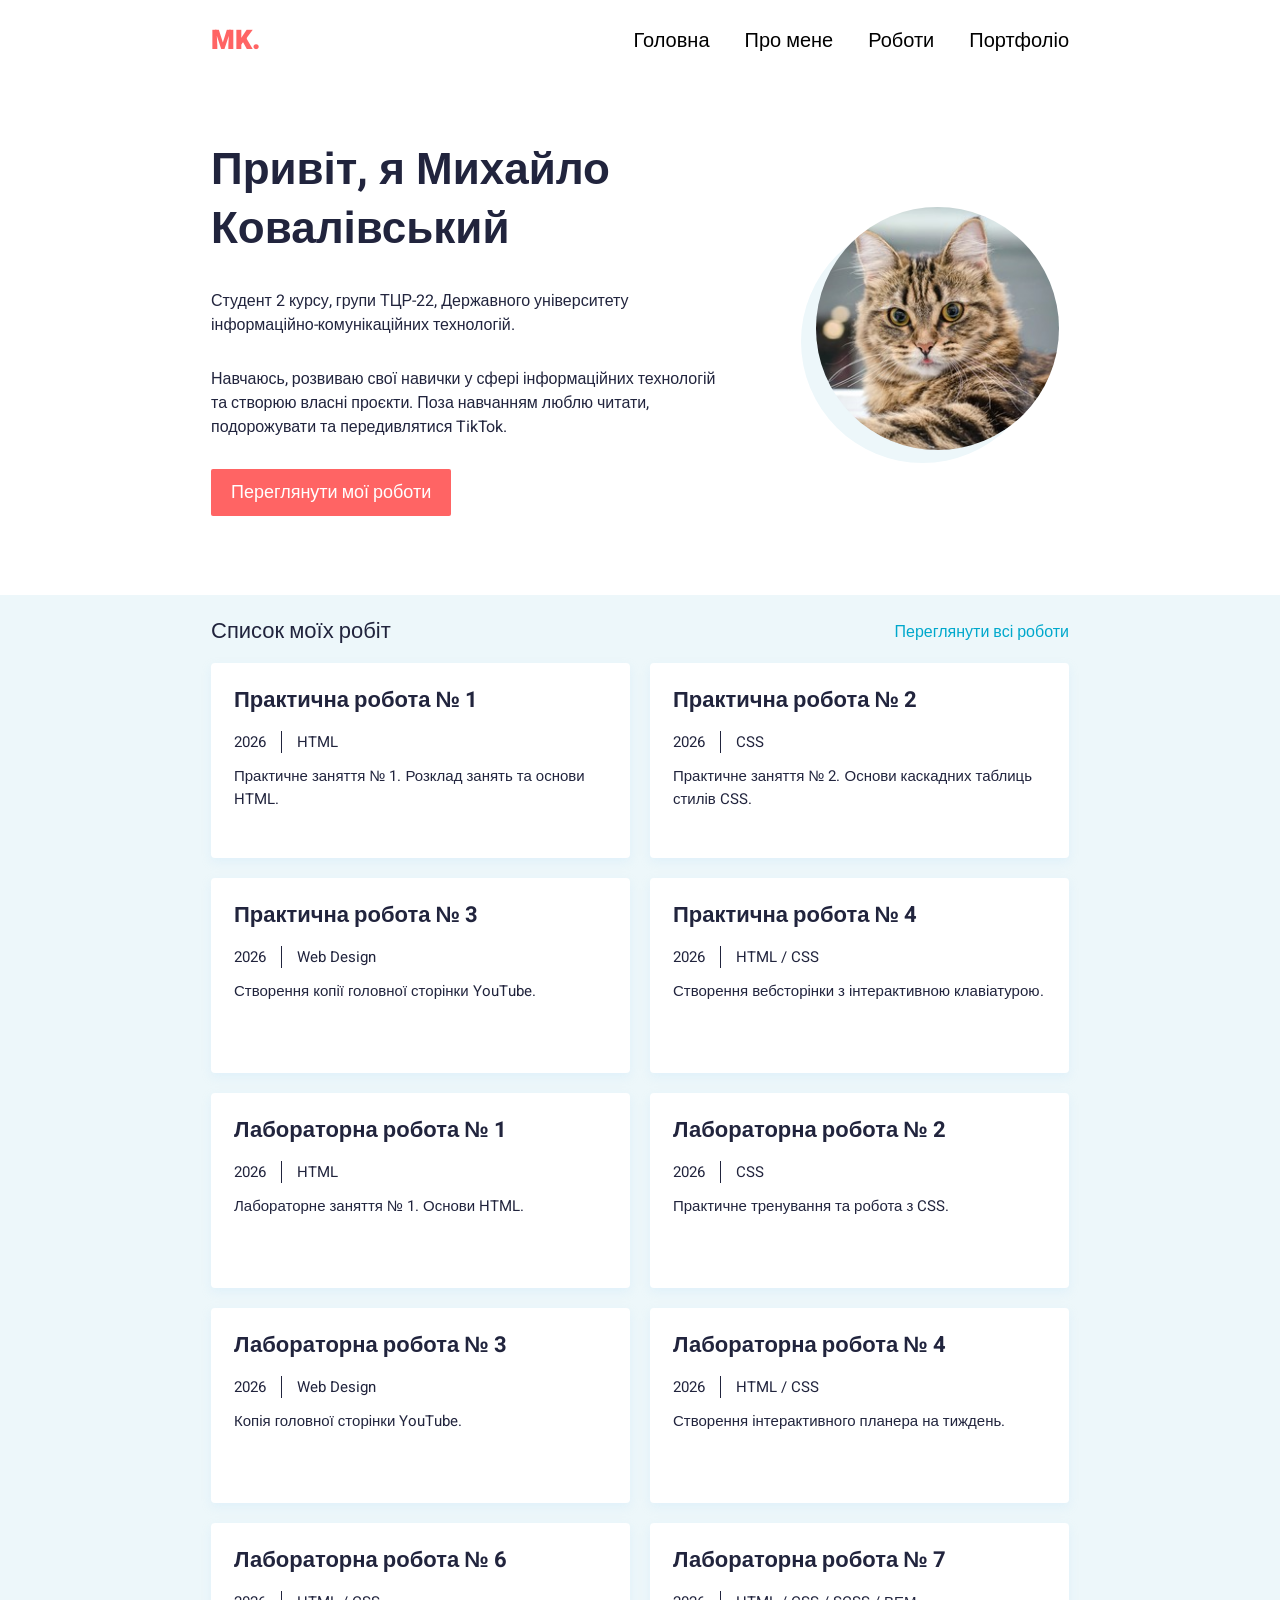
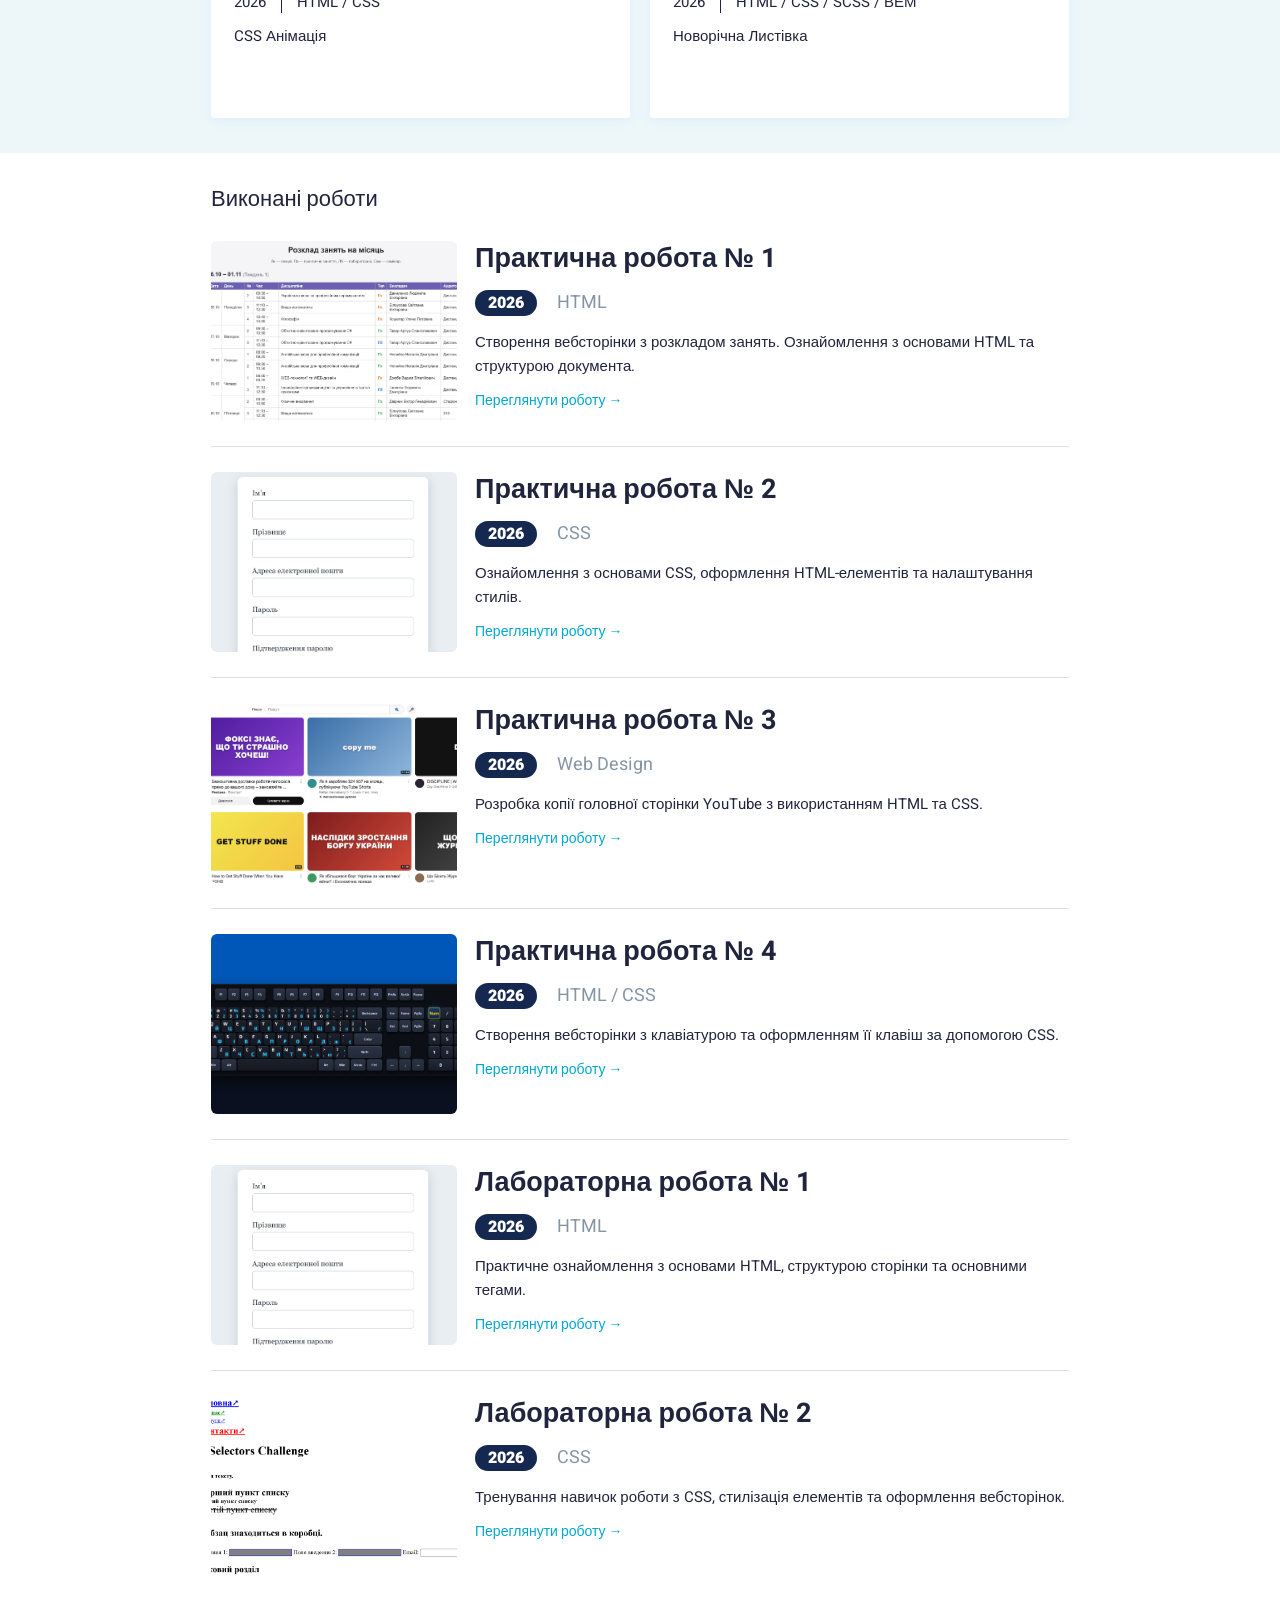
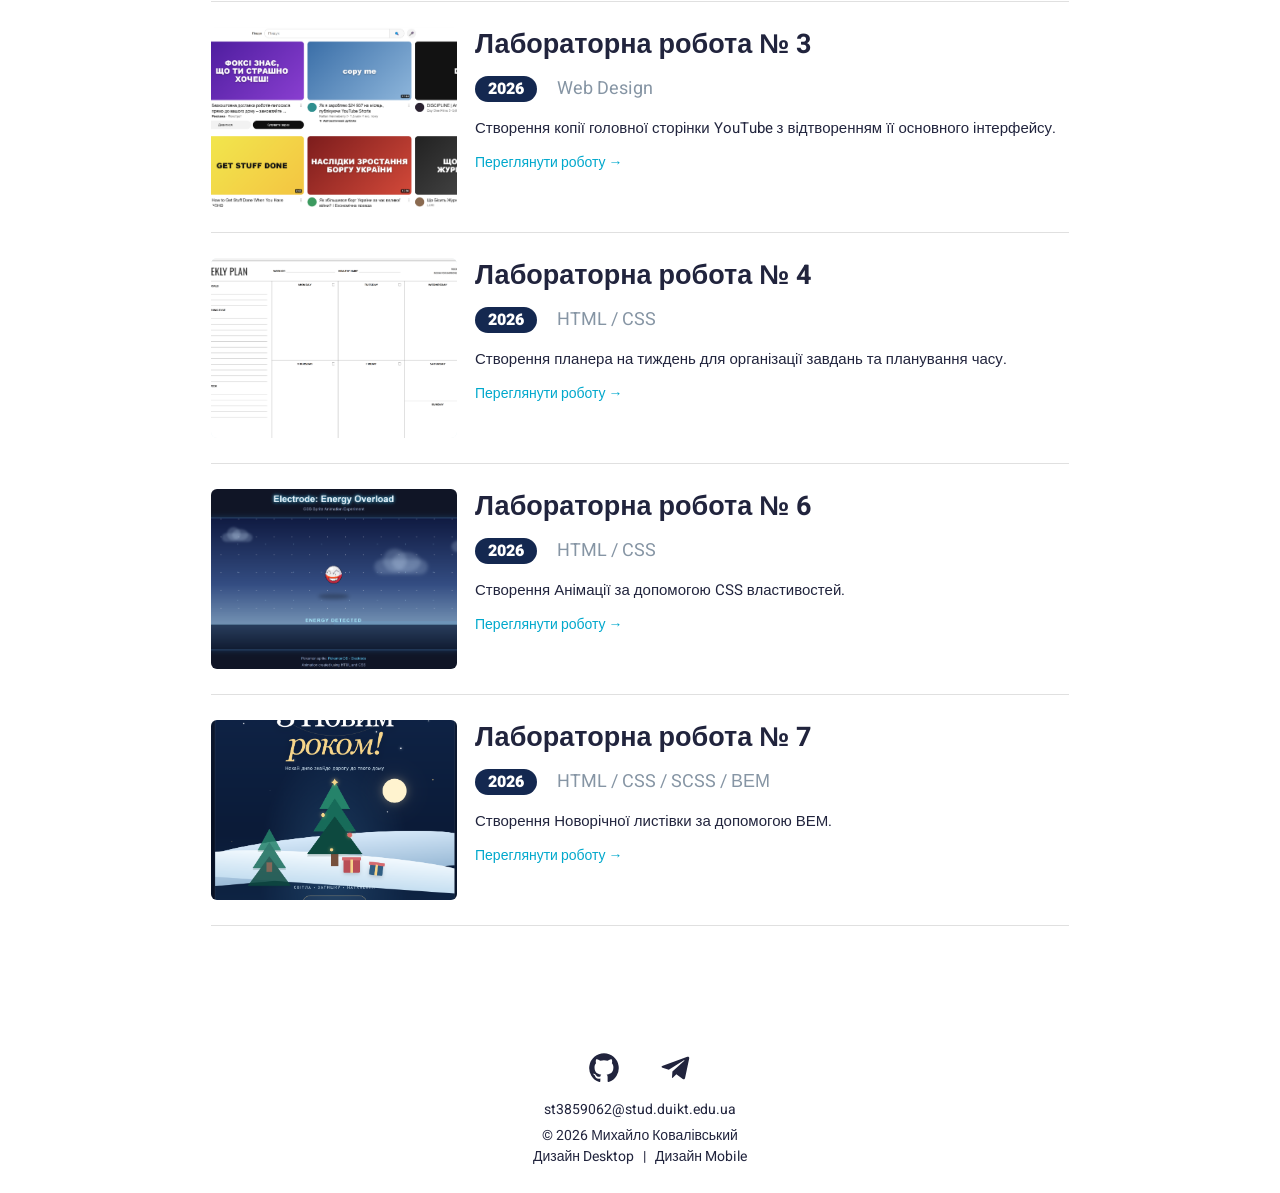
<file: index.html>
<!DOCTYPE html>
<html lang="uk">
<head>
    <meta charset="UTF-8">
    <meta name="viewport" content="width=device-width, initial-scale=1">

    <meta name="description" content="Особистий сайт-портфоліо Михайла Ковалівського. Практичні та лабораторні роботи.">
    <meta name="author" content="Михайло Ковалівський">

    <title>Михайло Ковалівський — Портфоліо</title>

    <link rel="preconnect" href="https://fonts.googleapis.com">
    <link rel="preconnect" href="https://fonts.gstatic.com" crossorigin>
    <link href="https://fonts.googleapis.com/css2?family=Heebo:wght@400;500;700;900&display=swap" rel="stylesheet">

    <link rel="stylesheet" href="style.css">
</head>

<body>

<header class="header" id="home">
    <div class="container header-container">

        <a href="#home" class="logo">MK.</a>

        <nav class="desktop-nav" aria-label="Головна навігація">
            <a href="#home">Головна</a>
            <a href="#about">Про мене</a>
            <a href="#posts">Роботи</a>
            <a href="#works">Портфоліо</a>
        </nav>

    </div>
</header>


<div class="mobile-menu">

    <button class="menu-toggle"
            id="menuToggle"
            type="button"
            aria-label="Відкрити меню"
            aria-expanded="false"
            aria-controls="mobileDrawer">

        <span></span>
        <span></span>
        <span></span>

    </button>

    <nav class="mobile-drawer"
         id="mobileDrawer"
         aria-label="Мобільна навігація">

        <a href="#home">Головна</a>
        <a href="#about">Про мене</a>
        <a href="#posts">Роботи</a>
        <a href="#works">Портфоліо</a>
        <a href="#contacts">Контакти</a>

    </nav>

</div>


<main>

    <section class="container hero" id="about">

        <div class="hero-content">

            <h1>
                Привіт, я Михайло Ковалівський
            </h1>

            <p>
                Студент 2 курсу, групи ТЦР-22,
                Державного університету інформаційно-комунікаційних
                технологій.
            </p>

            <p>
                Навчаюсь, розвиваю свої навички у сфері інформаційних
                технологій та створюю власні проєкти.
                Поза навчанням люблю читати, подорожувати
                та передивлятися TikTok.
            </p>

            <a href="#posts" class="primary-button">
                Переглянути мої роботи
            </a>

        </div>


        <div class="hero-image">

            <div class="image-circle"></div>

            <img src="images/photo.jpg"
                 alt="Фото Михайла Ковалівського"
                 width="250"
                 height="250">

        </div>

    </section>


    <section class="recent-section" id="posts">

        <div class="container">

            <div class="section-heading">

                <h2>Список моїх робіт</h2>

                <a href="#works">Переглянути всі роботи</a>

            </div>


            <div class="recent-grid">

                <article class="recent-card">

                    <h3>
                        <a href="#pr1">
                            Практична робота № 1
                        </a>
                    </h3>

                    <div class="recent-meta">
                        <span>2026</span>
                        <span>HTML</span>
                    </div>

                    <p>
                        Практичне заняття № 1.
                        Розклад занять та основи HTML.
                    </p>

                </article>

                <article class="recent-card">

                    <h3>
                        <a href="#pr2">
                            Практична робота № 2
                        </a>
                    </h3>

                    <div class="recent-meta">
                        <span>2026</span>
                        <span>CSS</span>
                    </div>

                    <p>
                        Практичне заняття № 2.
                        Основи каскадних таблиць стилів CSS.
                    </p>

                </article>

                <article class="recent-card">

                    <h3>
                        <a href="#pr3">
                            Практична робота № 3
                        </a>
                    </h3>

                    <div class="recent-meta">
                        <span>2026</span>
                        <span>Web Design</span>
                    </div>

                    <p>
                        Створення копії головної сторінки YouTube.
                    </p>

                </article>

                <article class="recent-card">

                    <h3>
                        <a href="#pr4">
                            Практична робота № 4
                        </a>
                    </h3>

                    <div class="recent-meta">
                        <span>2026</span>
                        <span>HTML / CSS</span>
                    </div>

                    <p>
                        Створення вебсторінки з інтерактивною клавіатурою.
                    </p>

                </article>

                <article class="recent-card">

                    <h3>
                        <a href="#lr1">
                            Лабораторна робота № 1
                        </a>
                    </h3>

                    <div class="recent-meta">
                        <span>2026</span>
                        <span>HTML</span>
                    </div>

                    <p>
                        Лабораторне заняття № 1.
                        Основи HTML.
                    </p>

                </article>

                <article class="recent-card">

                    <h3>
                        <a href="#lr2">
                            Лабораторна робота № 2
                        </a>
                    </h3>

                    <div class="recent-meta">
                        <span>2026</span>
                        <span>CSS</span>
                    </div>

                    <p>
                        Практичне тренування та робота з CSS.
                    </p>

                </article>


                <article class="recent-card">

                    <h3>
                        <a href="#lr3">
                            Лабораторна робота № 3
                        </a>
                    </h3>

                    <div class="recent-meta">
                        <span>2026</span>
                        <span>Web Design</span>
                    </div>

                    <p>
                        Копія головної сторінки YouTube.
                    </p>

                </article>


                <article class="recent-card">

                    <h3>
                        <a href="#lr4">
                            Лабораторна робота № 4
                        </a>
                    </h3>

                    <div class="recent-meta">
                        <span>2026</span>
                        <span>HTML / CSS</span>
                    </div>

                    <p>
                        Створення інтерактивного планера на тиждень.
                    </p>

                </article>

                <article class="recent-card">

                    <h3>
                        <a href="#lr6">
                            Лабораторна робота № 6
                        </a>
                    </h3>

                    <div class="recent-meta">
                        <span>2026</span>
                        <span>HTML / CSS </span>
                    </div>

                    <p>
                        CSS Анімація
                    </p>

                </article>

                <article class="recent-card">

                    <h3>
                        <a href="#lr7">
                            Лабораторна робота № 7
                        </a>
                    </h3>

                    <div class="recent-meta">
                        <span>2026</span>
                        <span>HTML / CSS / SCSS / ВЕМ</span>
                    </div>

                    <p>
                        Новорічна Листівка
                    </p>

                </article>

            </div>

        </div>

    </section>


    <section class="container works-section" id="works">

        <h2 class="works-heading">
            Виконані роботи
        </h2>


        <div class="work-list">

            <article class="work-item" id="pr1">

                <a href="Pr1.html" class="work-image">
                    <img src="images/pr1.png"
                         alt="Скріншот практичної роботи № 1"
                         loading="lazy">
                </a>

                <div class="work-content">

                    <h3>
                        <a href="Pr1.html">
                            Практична робота № 1
                        </a>
                    </h3>

                    <div class="work-meta">
                        <span class="work-year">2026</span>
                        <span>HTML</span>
                    </div>

                    <p>
                        Створення вебсторінки з розкладом занять.
                        Ознайомлення з основами HTML та структурою документа.
                    </p>

                    <a href="Pr1.html" class="work-link">
                        Переглянути роботу →
                    </a>

                </div>

            </article>


            <article class="work-item" id="pr2">

                <a href="Lr1.html" class="work-image">
                    <img src="images/Pr2.png"
                         alt="Скріншот практичної роботи № 2"
                         loading="lazy">
                </a>

                <div class="work-content">

                    <h3>
                        <a href="Lr1.html">
                            Практична робота № 2
                        </a>
                    </h3>

                    <div class="work-meta">
                        <span class="work-year">2026</span>
                        <span>CSS</span>
                    </div>

                    <p>
                        Ознайомлення з основами CSS,
                        оформлення HTML-елементів та налаштування стилів.
                    </p>

                    <a href="Lr1.html" class="work-link">
                        Переглянути роботу →
                    </a>

                </div>

            </article>


            <article class="work-item" id="pr3">

                <a href="Lr3.html" class="work-image">
                    <img src="images/Pr3.png"
                         alt="Скріншот копії головної сторінки YouTube"
                         loading="lazy">
                </a>

                <div class="work-content">

                    <h3>
                        <a href="Lr3.html">
                            Практична робота № 3
                        </a>
                    </h3>

                    <div class="work-meta">
                        <span class="work-year">2026</span>
                        <span>Web Design</span>
                    </div>

                    <p>
                        Розробка копії головної сторінки YouTube
                        з використанням HTML та CSS.
                    </p>

                    <a href="Lr3.html" class="work-link">
                        Переглянути роботу →
                    </a>

                </div>

            </article>


            <article class="work-item" id="pr4">

                <a href="Pr4.html" class="work-image">
                    <img src="images/Pr4.png"
                         alt="Скріншот практичної роботи № 4"
                         loading="lazy">
                </a>

                <div class="work-content">

                    <h3>
                        <a href="Pr4.html">
                            Практична робота № 4
                        </a>
                    </h3>

                    <div class="work-meta">
                        <span class="work-year">2026</span>
                        <span>HTML / CSS</span>
                    </div>

                    <p>
                        Створення вебсторінки з клавіатурою
                        та оформленням її клавіш за допомогою CSS.
                    </p>

                    <a href="Pr4.html" class="work-link">
                        Переглянути роботу →
                    </a>

                </div>

            </article>


            <article class="work-item" id="lr1">

                <a href="Lr1.html" class="work-image">
                    <img src="images/Pr2.png"
                         alt="Скріншот лабораторної роботи № 1"
                         loading="lazy">
                </a>

                <div class="work-content">

                    <h3>
                        <a href="Lr1.html">
                            Лабораторна робота № 1
                        </a>
                    </h3>

                    <div class="work-meta">
                        <span class="work-year">2026</span>
                        <span>HTML</span>
                    </div>

                    <p>
                        Практичне ознайомлення з основами HTML,
                        структурою сторінки та основними тегами.
                    </p>

                    <a href="Lr1.html" class="work-link">
                        Переглянути роботу →
                    </a>

                </div>

            </article>


            <article class="work-item" id="lr2">

                <a href="Lr2.html" class="work-image">
                    <img src="images/Lr2.png"
                         alt="Скріншот лабораторної роботи № 2"
                         loading="lazy">
                </a>

                <div class="work-content">

                    <h3>
                        <a href="Lr2.html">
                            Лабораторна робота № 2
                        </a>
                    </h3>

                    <div class="work-meta">
                        <span class="work-year">2026</span>
                        <span>CSS</span>
                    </div>

                    <p>
                        Тренування навичок роботи з CSS,
                        стилізація елементів та оформлення вебсторінок.
                    </p>

                    <a href="Lr2.html" class="work-link">
                        Переглянути роботу →
                    </a>

                </div>

            </article>


            <article class="work-item" id="lr3">

                <a href="Lr3.html" class="work-image">
                    <img src="images/Pr3.png"
                         alt="Скріншот лабораторної роботи № 3"
                         loading="lazy">
                </a>

                <div class="work-content">

                    <h3>
                        <a href="Lr3.html">
                            Лабораторна робота № 3
                        </a>
                    </h3>

                    <div class="work-meta">
                        <span class="work-year">2026</span>
                        <span>Web Design</span>
                    </div>

                    <p>
                        Створення копії головної сторінки YouTube
                        з відтворенням її основного інтерфейсу.
                    </p>

                    <a href="Lr3.html" class="work-link">
                        Переглянути роботу →
                    </a>

                </div>

            </article>


            <article class="work-item" id="lr4">

                <a href="Lr4.html" class="work-image">
                    <img src="images/Lr4.png"
                         alt="Скріншот лабораторної роботи № 4"
                         loading="lazy">
                </a>

                <div class="work-content">

                    <h3>
                        <a href="Lr4.html">
                            Лабораторна робота № 4
                        </a>
                    </h3>

                    <div class="work-meta">
                        <span class="work-year">2026</span>
                        <span>HTML / CSS</span>
                    </div>

                    <p>
                        Створення планера на тиждень
                        для організації завдань та планування часу.
                    </p>

                    <a href="Lr4.html" class="work-link">
                        Переглянути роботу →
                    </a>

                </div>

            </article>

            <article class="work-item" id="lr6">

                <a href="Lr6/Lr6.html" class="work-image">
                    <img src="images/Lr6.png"
                         alt="Скріншот лабораторної роботи № 6"
                         loading="lazy">
                </a>

                <div class="work-content">

                    <h3>
                        <a href="Lr6/Lr6.html">
                            Лабораторна робота № 6
                        </a>
                    </h3>

                    <div class="work-meta">
                        <span class="work-year">2026</span>
                        <span>HTML / CSS </span>
                    </div>

                    <p>
                        Створення Анімації
                        за допомогою CSS властивостей.
                    </p>

                    <a href="Lr6/Lr6.html" class="work-link">
                        Переглянути роботу →
                    </a>

                </div>

            </article>

            <article class="work-item" id="lr7">

                <a href="lab7-new-year-card/index.html" class="work-image">
                    <img src="images/Lr7.png"
                         alt="Скріншот лабораторної роботи № 7"
                         loading="lazy">
                </a>

                <div class="work-content">

                    <h3>
                        <a href="lab7-new-year-card/index.html">
                            Лабораторна робота № 7
                        </a>
                    </h3>

                    <div class="work-meta">
                        <span class="work-year">2026</span>
                        <span>HTML / CSS / SCSS / ВЕМ</span>
                    </div>

                    <p>
                        Створення Новорічної листівки
                        за допомогою ВЕМ.
                    </p>

                    <a href="lab7-new-year-card/index.html" class="work-link">
                        Переглянути роботу →
                    </a>

                </div>

            </article>

        </div>

    </section>

</main>



<footer class="footer" id="contacts">

    <div class="social-links">

        <a href="https://github.com/heavenaurex"
           target="_blank"
           rel="noopener noreferrer"
           aria-label="GitHub">

            <svg viewBox="0 0 24 24"
                 fill="currentColor"
                 xmlns="http://www.w3.org/2000/svg">

                <path d="M12 .9a11.1 11.1 0 0 0-3.51 21.63c.56.1.76-.24.76-.54v-2.1c-3.1.67-3.76-1.32-3.76-1.32-.5-1.28-1.24-1.62-1.24-1.62-1.01-.69.08-.68.08-.68 1.12.08 1.71 1.15 1.71 1.15.99 1.7 2.6 1.21 3.23.92.1-.72.39-1.21.7-1.49-2.48-.28-5.08-1.24-5.08-5.5 0-1.21.43-2.2 1.15-2.97-.12-.28-.5-1.41.11-2.94 0 0 .94-.3 3.05 1.14a10.6 10.6 0 0 1 5.55 0c2.11-1.44 3.04-1.14 3.04-1.14.61 1.53.23 2.66.11 2.94.72.77 1.15 1.76 1.15 2.97 0 4.27-2.6 5.21-5.09 5.49.4.35.75 1.02.75 2.06v3.09c0 .3.2.65.77.54A11.1 11.1 0 0 0 12 .9Z"/>

            </svg>

        </a>


        <a href="https://t.me/BHYTPEBEHH0"
           target="_blank"
           rel="noopener noreferrer"
           aria-label="Telegram">

            <svg viewBox="0 0 24 24"
                 fill="currentColor"
                 xmlns="http://www.w3.org/2000/svg">

                <path d="M21.94 4.66 18.8 19.47c-.24 1.05-.86 1.31-1.74.82l-4.8-3.54-2.32 2.24c-.26.26-.48.48-.98.48l.35-4.9 8.93-8.07c.39-.35-.08-.55-.6-.2L6.6 13.34l-4.7-1.47c-1.02-.32-1.04-1.02.21-1.5L20.5 3.6c.86-.32 1.62.21 1.44 1.06Z"/>

            </svg>

        </a>

    </div>


    <p class="footer-email">
        <a href="mailto:st3859062@stud.duikt.edu.ua">
            st3859062@stud.duikt.edu.ua
        </a>
    </p>


    <p class="copyright">
        © 2026 Михайло Ковалівський
    </p>


    <p class="copyright">
        <a href="https://www.figma.com/design/gKZoWoleFgP35xvYu83Y2l/Portfolio-UI---Web---Mobile?node-id=6-52&t=ir8Rpzop0TGoLCsi-4"
           target="_blank"
           rel="noopener noreferrer">
            Дизайн Desktop
        </a>
        &nbsp; | &nbsp;
        <a href="https://www.figma.com/design/gKZoWoleFgP35xvYu83Y2l/Portfolio-UI---Web---Mobile?node-id=136-57&t=ir8Rpzop0TGoLCsi-4"
           target="_blank"
           rel="noopener noreferrer">
            Дизайн Mobile
        </a>
    </p>

</footer>



<script>
    const menuToggle = document.getElementById("menuToggle");
    const mobileDrawer = document.getElementById("mobileDrawer");

    menuToggle.addEventListener("click", function () {

        const isActive = menuToggle.classList.toggle("active");

        mobileDrawer.classList.toggle("active", isActive);

        menuToggle.setAttribute("aria-expanded", isActive);

        menuToggle.setAttribute(
            "aria-label",
            isActive ? "Закрити меню" : "Відкрити меню"
        );

    });


    mobileDrawer.querySelectorAll("a").forEach(function (link) {

        link.addEventListener("click", function () {

            menuToggle.classList.remove("active");
            mobileDrawer.classList.remove("active");

            menuToggle.setAttribute("aria-expanded", "false");
            menuToggle.setAttribute("aria-label", "Відкрити меню");

        });

    });


    document.addEventListener("click", function (event) {

        if (
            !menuToggle.contains(event.target) &&
            !mobileDrawer.contains(event.target)
        ) {

            menuToggle.classList.remove("active");
            mobileDrawer.classList.remove("active");

            menuToggle.setAttribute("aria-expanded", "false");
            menuToggle.setAttribute("aria-label", "Відкрити меню");

        }

    });
</script>

</body>
</html>
</file>
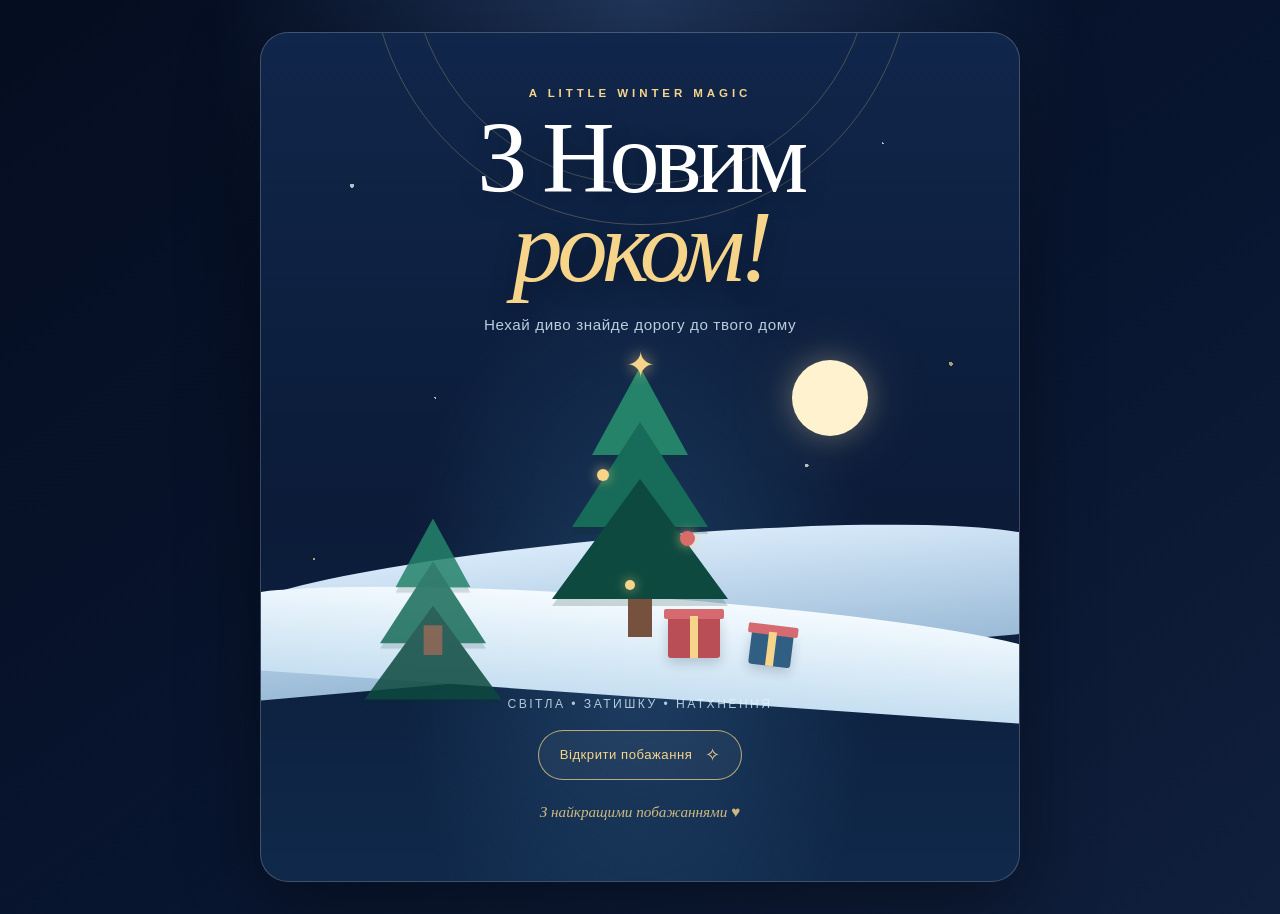
<file: lab7-new-year-card/index.html>
<!DOCTYPE html>
<html lang="uk">
<head>
  <meta charset="UTF-8">
  <meta name="viewport" content="width=device-width, initial-scale=1.0">
  <meta name="description" content="Новорічна листівка з теплими побажаннями.">
  <title>Winter Wonderland — Новорічна листівка</title>
  <link rel="stylesheet" href="css/style.css">
  <script src="js/main.js" defer></script>
</head>
<body class="page">
  <main class="postcard">
    <div class="postcard__stars" aria-hidden="true"></div>
    <div class="snow" aria-hidden="true">
      <span class="snow__flake snow__flake--one"></span>
      <span class="snow__flake snow__flake--two"></span>
      <span class="snow__flake snow__flake--three"></span>
      <span class="snow__flake snow__flake--four"></span>
      <span class="snow__flake snow__flake--five"></span>
      <span class="snow__flake snow__flake--six"></span>
      <span class="snow__flake snow__flake--seven"></span>
      <span class="snow__flake snow__flake--eight"></span>
      <span class="snow__flake snow__flake--nine"></span>
      <span class="snow__flake snow__flake--ten"></span>
      <span class="snow__flake snow__flake--eleven"></span>
      <span class="snow__flake snow__flake--twelve"></span>
    </div>

    <header class="postcard__header">
      <p class="postcard__eyebrow">A little winter magic</p>
      <h1 class="postcard__title">З Новим<br><span class="postcard__title-accent">роком!</span></h1>
      <p class="postcard__subtitle">Нехай диво знайде дорогу до твого дому</p>
    </header>

    <section class="winter-scene" aria-label="Зимовий пейзаж із ялинкою">
      <div class="moon" aria-hidden="true"></div>
      <div class="hill hill--back" aria-hidden="true"></div>
      <div class="hill hill--front" aria-hidden="true"></div>
      <div class="tree tree--small" aria-hidden="true">
        <span class="tree__top"></span><span class="tree__middle"></span><span class="tree__bottom"></span><span class="tree__trunk"></span>
      </div>
      <div class="tree tree--main" aria-hidden="true">
        <span class="tree__top"></span><span class="tree__middle"></span><span class="tree__bottom"></span><span class="tree__trunk"></span>
        <span class="tree__star">✦</span>
        <span class="tree__ornament tree__ornament--one"></span>
        <span class="tree__ornament tree__ornament--two"></span>
        <span class="tree__ornament tree__ornament--three"></span>
      </div>
      <div class="gift gift--one" aria-hidden="true"><span></span></div>
      <div class="gift gift--two" aria-hidden="true"><span></span></div>
    </section>

    <footer class="postcard__footer">
      <p class="postcard__footer-text">Світла • затишку • натхнення</p>
      <button class="wish-button" type="button" aria-expanded="false" aria-controls="wish">
        <span class="wish-button__label">Відкрити побажання</span>
        <span class="wish-button__icon" aria-hidden="true">✧</span>
      </button>
      <p class="wish" id="wish" hidden>
        Нехай новий рік принесе сміливі мрії, щирі усмішки та багато приводів для радості.
        Бережи тепло в серці й вір у дива!
      </p>
      <p class="postcard__signature">З найкращими побажаннями ♥</p>
    </footer>
  </main>
</body>
</html>
</file>
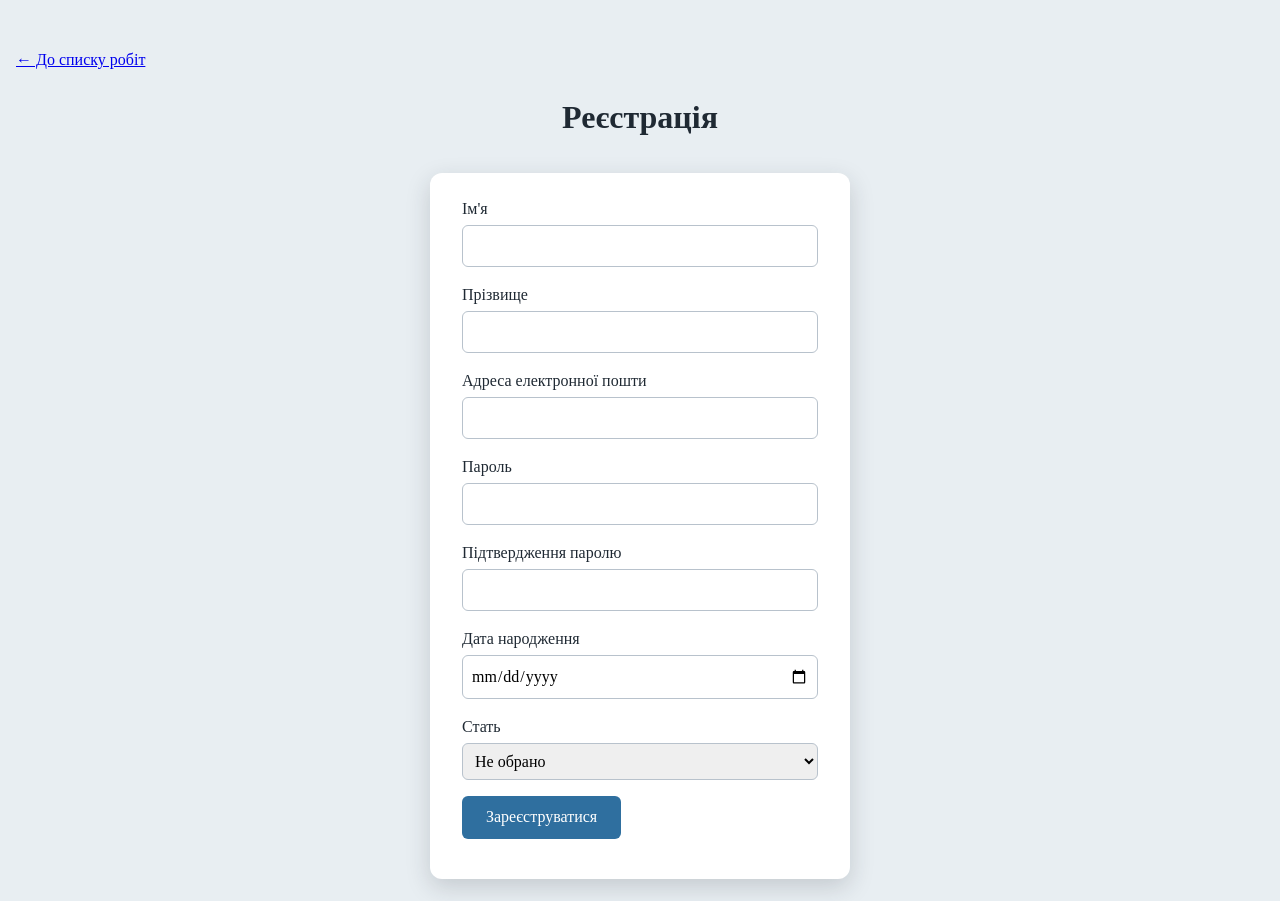
<file: Lr1.html>
<!DOCTYPE html>
<html lang="uk">
<head>
    <meta charset="UTF-8">
    <meta name="viewport" content="width=device-width, initial-scale=1">
    <title>Лабораторна: форма реєстрації</title>
    <link rel="stylesheet" href="Pr2.css">
</head>
<body>

<p><a href="index.html">← До списку робіт</a></p>

<h1>Реєстрація</h1>

<form action="https://webhook.site/6a7b1adb-c955-4150-a7ee-cb95b196ba9d" method="post">

    <div>
        <label for="first-name">Ім'я</label>
        <input type="text" id="first-name" name="first_name" required>
    </div>

    <div>
        <label for="last-name">Прізвище</label>
        <input type="text" id="last-name" name="last_name" required>
    </div>

    <div>
        <label for="email">Адреса електронної пошти</label>
        <input type="email" id="email" name="email" required>
    </div>

    <div>
        <label for="password">Пароль</label>
        <input type="password" id="password" name="password" required>
    </div>

    <div>
        <label for="password-confirm">Підтвердження паролю</label>
        <input type="password" id="password-confirm" name="password_confirm" required>
    </div>

    <div>
        <label for="birth-date">Дата народження</label>
        <input type="date" id="birth-date" name="birth_date">
    </div>

    <div>
        <label for="gender">Стать</label>
        <select id="gender" name="gender">
            <option value="">Не обрано</option>
            <option value="female">Жіноча</option>
            <option value="male">Чоловіча</option>
            <option value="other">Інша</option>
        </select>
    </div>

    <div>
        <input type="submit" value="Зареєструватися">
    </div>

</form>

</body>
</html>
</file>
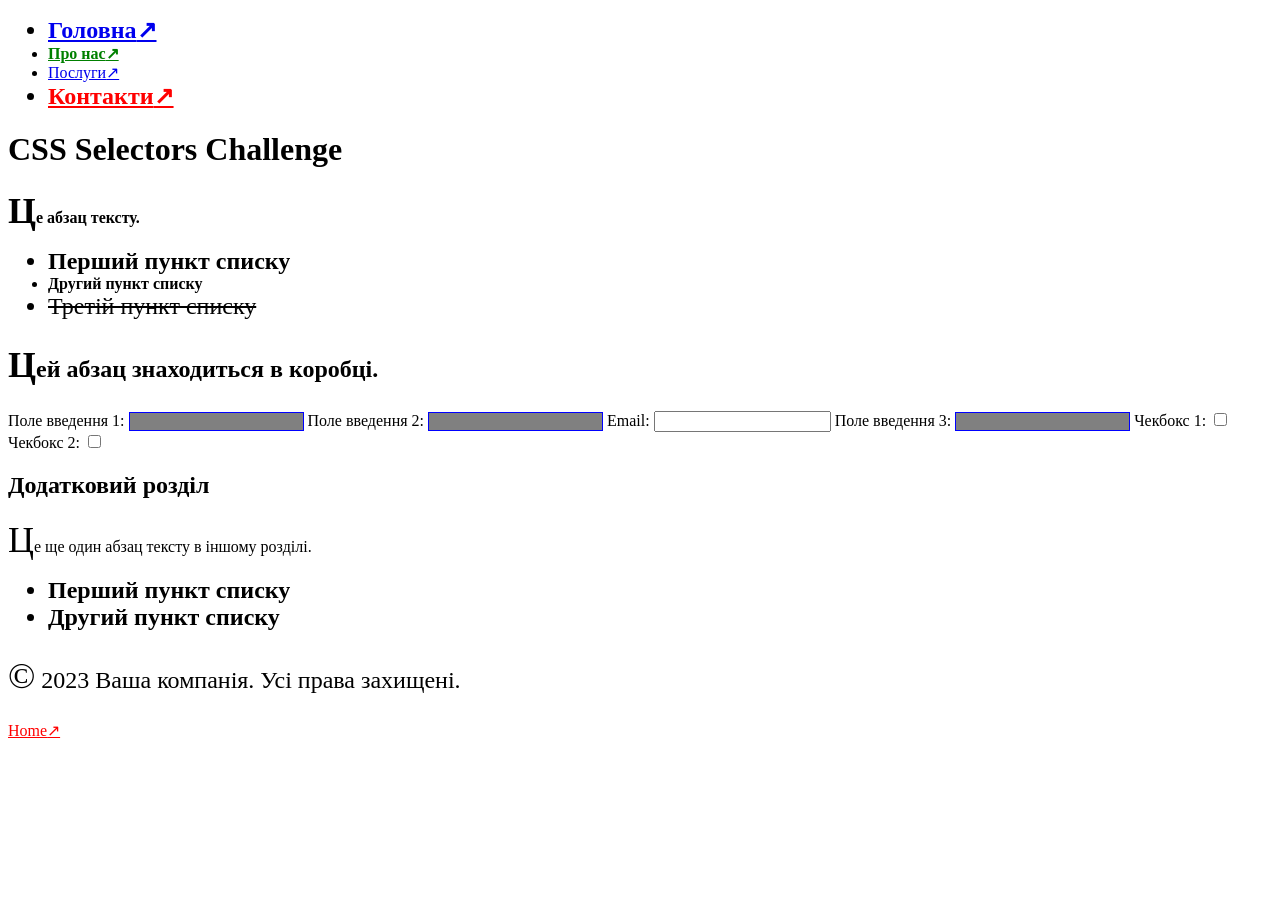
<file: Lr2.html>
<!DOCTYPE html>
<html lang="en">
<head>
    <meta charset="UTF-8">
    <meta name="viewport" content="width=device-width, initial-scale=1.0">
    <link rel="stylesheet" href="Lr2.css">
    <title>CSS Selectors Challenge</title>
</head>
<body>
<header>
    <nav>
        <ul>
            <li><a href="#">Головна</a></li>
            <li><a href="https://example.com">Про нас</a></li>
            <li><a href="#">Послуги</a></li>
            <li><a href="http://notrealsite.ua">Контакти</a></li>
        </ul>
    </nav>
</header>
<div class="container">
    <h1>CSS Selectors Challenge</h1>
    <p>Це абзац тексту.</p>
    <ul>
        <li>Перший пункт списку</li>
        <li class="special">Другий пункт списку</li>
        <li>Третій пункт списку</li>
    </ul>
    <div class="box">
        <p>Цей абзац знаходиться в коробці.</p>
    </div>
    <form>
        <label for="input1">Поле введення 1:</label>
        <input type="text" id="input1">
        <label for="input2">Поле введення 2:</label>
        <input type="text" id="input2" disabled>
        <label for="email1">Email:</label>
        <input type="email" id="email1">
        <label for="input3">Поле введення 3:</label>
        <input type="text" id="input3">
        <label for="check1">Чекбокс 1:</label>
        <input type="checkbox" id="check1">
        <label for="check2">Чекбокс 2:</label>
        <input type="checkbox" id="check2">
    </form>
</div>
<section>
    <h2>Додатковий розділ</h2>
    <p>Це ще один абзац тексту в іншому розділі.</p>
    <ul>
        <li>Перший пункт списку</li>
        <li>Другий пункт списку</li>
    </ul>
</section>
<footer>
    <p>&copy; 2023 Ваша компанія. Усі права захищені.</p>
    <a href="#">Home</a>
</footer>
</body>
</html>
</file>
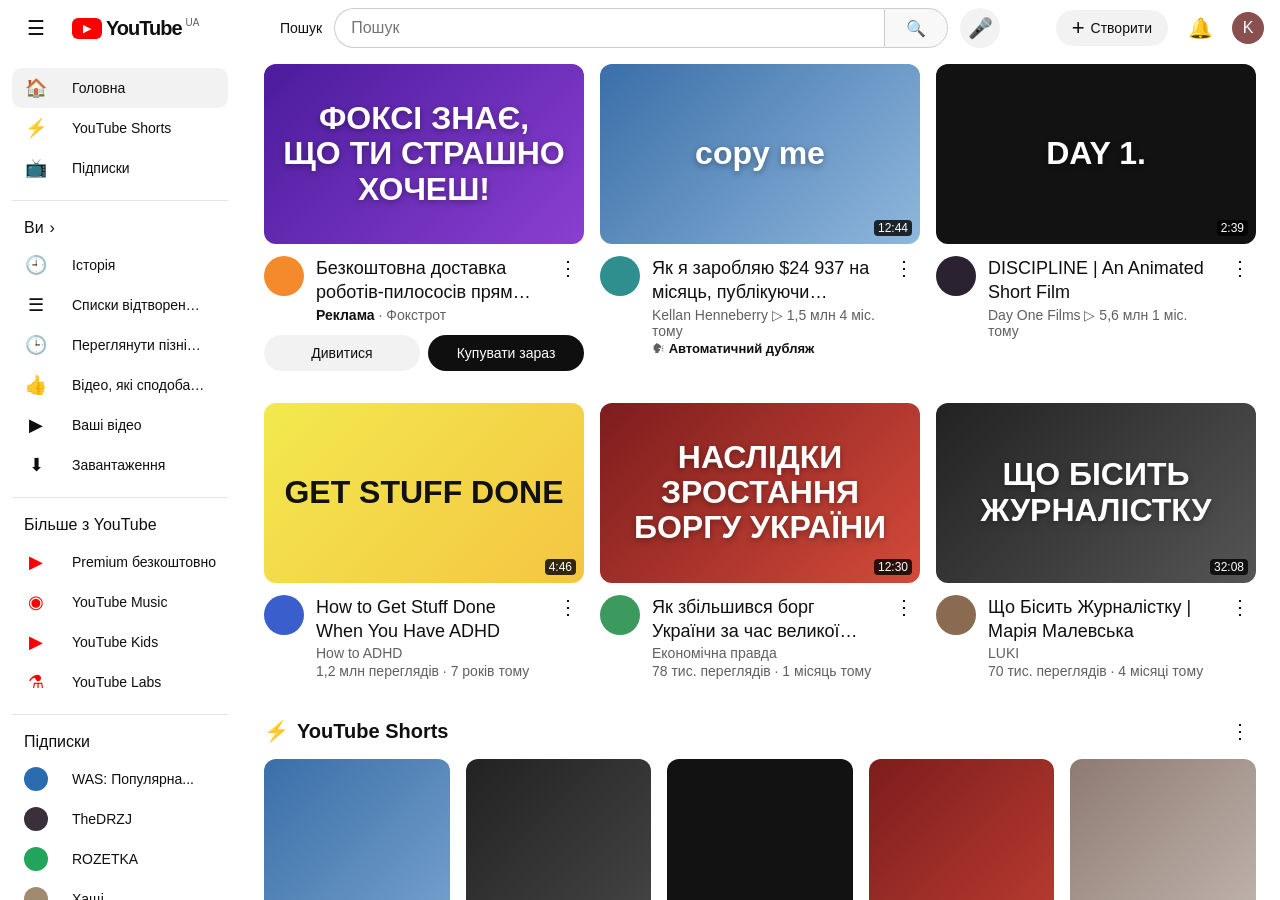
<file: Lr3.html>
<!DOCTYPE html>
<html lang="uk">
<head>
    <meta charset="UTF-8">
    <meta name="viewport" content="width=device-width, initial-scale=1.0">
    <title>YouTube</title>
    <link rel="stylesheet" href="Lr3.css">
</head>
<body>

<!-- ===== ШАПКА ===== -->
<header class="header">
    <div class="header__left">
        <button class="icon-btn" aria-label="Меню">☰</button>
        <a class="logo" href="#">
            <span class="logo__icon">▶</span>
            <span class="logo__text">YouTube</span>
            <sup class="logo__country">UA</sup>
        </a>
    </div>

    <form class="search" onsubmit="return false;">
        <label class="visually-hidden" for="search">Пошук</label>
        <input class="search__input" id="search" name="search" type="text" placeholder="Пошук">
        <button class="search__btn" type="button" aria-label="Шукати">🔍</button>
        <button class="icon-btn icon-btn--gray search__mic" type="button" aria-label="Голосовий пошук">🎤</button>
    </form>

    <div class="header__right">
        <button class="create-btn" type="button">
            <span class="create-btn__plus">+</span>
            <span>Створити</span>
        </button>
        <button class="icon-btn" aria-label="Сповіщення">🔔</button>
        <div class="avatar">K</div>
    </div>
</header>

<!-- ===== ОСНОВНА ЧАСТИНА ===== -->
<div class="layout">

    <!-- Бічне меню -->
    <aside class="sidebar">

        <nav class="sidebar__section">
            <a class="nav-item nav-item--active" href="#"><span class="nav-item__icon">🏠</span><span>Головна</span></a>
            <a class="nav-item" href="#"><span class="nav-item__icon">⚡</span><span>YouTube Shorts</span></a>
            <a class="nav-item" href="#"><span class="nav-item__icon">📺</span><span>Підписки</span></a>
        </nav>

        <nav class="sidebar__section">
            <h3 class="sidebar__title">Ви <span class="sidebar__arrow">›</span></h3>
            <a class="nav-item" href="#"><span class="nav-item__icon">🕘</span><span>Історія</span></a>
            <a class="nav-item" href="#"><span class="nav-item__icon">☰</span><span>Списки відтворен…</span></a>
            <a class="nav-item" href="#"><span class="nav-item__icon">🕒</span><span>Переглянути пізні…</span></a>
            <a class="nav-item" href="#"><span class="nav-item__icon">👍</span><span>Відео, які сподоба…</span></a>
            <a class="nav-item" href="#"><span class="nav-item__icon">▶</span><span>Ваші відео</span></a>
            <a class="nav-item" href="#"><span class="nav-item__icon">⬇</span><span>Завантаження</span></a>
        </nav>

        <nav class="sidebar__section">
            <h3 class="sidebar__title">Більше з YouTube</h3>
            <a class="nav-item" href="#"><span class="nav-item__icon nav-item__icon--red">▶</span><span>Premium безкоштовно</span></a>
            <a class="nav-item" href="#"><span class="nav-item__icon nav-item__icon--red">◉</span><span>YouTube Music</span></a>
            <a class="nav-item" href="#"><span class="nav-item__icon nav-item__icon--red">▶</span><span>YouTube Kids</span></a>
            <a class="nav-item" href="#"><span class="nav-item__icon nav-item__icon--red">⚗</span><span>YouTube Labs</span></a>
        </nav>


        <nav class="sidebar__section sidebar__section--last">
            <h3 class="sidebar__title">Підписки</h3>
            <a class="nav-item" href="#"><span class="nav-item__avatar nav-item__avatar--blue"></span><span>WAS: Популярна...</span></a>
            <a class="nav-item" href="#"><span class="nav-item__avatar nav-item__avatar--dark"></span><span>TheDRZJ</span></a>
            <a class="nav-item" href="#"><span class="nav-item__avatar nav-item__avatar--green"></span><span>ROZETKA</span></a>
            <a class="nav-item" href="#"><span class="nav-item__avatar nav-item__avatar--brown"></span><span>Хащі</span></a>
            <a class="nav-item" href="#"><span class="nav-item__icon">⌄</span><span>Показати ще 24</span></a>
        </nav>
    </aside>

    <!-- Контент -->
    <main class="content">

        <!-- Сітка відео -->
        <section class="videos">

            <!-- Рекламна картка -->
            <article class="video">
                <a class="video__thumb thumb--purple" href="#">
                    <span class="thumb__text">ФОКСІ ЗНАЄ,<br>ЩО ТИ СТРАШНО ХОЧЕШ!</span>
                </a>
                <div class="video__info">
                    <div class="video__avatar avatar--orange"></div>
                    <div class="video__text">
                        <h3 class="video__title">Безкоштовна доставка роботів-пилососів прямо до вашого дому – замовляйте ...</h3>
                        <p class="video__meta"><b>Реклама</b> · Фокстрот</p>
                    </div>
                    <button class="dots" aria-label="Ще">⋮</button>
                </div>
                <div class="video__actions">
                    <button class="btn btn--light" type="button">Дивитися</button>
                    <button class="btn btn--dark" type="button">Купувати зараз</button>
                </div>
            </article>

            <article class="video">
                <a class="video__thumb thumb--blue" href="#">
                    <span class="thumb__text">copy me</span>
                    <span class="video__time">12:44</span>
                </a>
                <div class="video__info">
                    <div class="video__avatar avatar--teal"></div>
                    <div class="video__text">
                        <h3 class="video__title">Як я заробляю $24 937 на місяць, публікуючи YouTube Shorts</h3>
                        <p class="video__meta">Kellan Henneberry ▷ 1,5 млн 4 міс. тому</p>
                        <p class="video__meta video__meta--dub">🗣 <b>Автоматичний дубляж</b></p>
                    </div>
                    <button class="dots" aria-label="Ще">⋮</button>
                </div>
            </article>

            <article class="video">
                <a class="video__thumb thumb--black" href="#">
                    <span class="thumb__text">DAY 1.</span>
                    <span class="video__time">2:39</span>
                </a>
                <div class="video__info">
                    <div class="video__avatar avatar--dark"></div>
                    <div class="video__text">
                        <h3 class="video__title">DISCIPLINE | An Animated Short Film</h3>
                        <p class="video__meta">Day One Films ▷ 5,6 млн 1 міс. тому</p>
                    </div>
                    <button class="dots" aria-label="Ще">⋮</button>
                </div>
            </article>

            <article class="video">
                <a class="video__thumb thumb--yellow" href="#">
                    <span class="thumb__text">GET STUFF DONE</span>
                    <span class="video__time">4:46</span>
                </a>
                <div class="video__info">
                    <div class="video__avatar avatar--blue"></div>
                    <div class="video__text">
                        <h3 class="video__title">How to Get Stuff Done When You Have ADHD</h3>
                        <p class="video__meta">How to ADHD</p>
                        <p class="video__meta">1,2 млн переглядів · 7 років тому</p>
                    </div>
                    <button class="dots" aria-label="Ще">⋮</button>
                </div>
            </article>

            <article class="video">
                <a class="video__thumb thumb--red" href="#">
                    <span class="thumb__text">НАСЛІДКИ ЗРОСТАННЯ БОРГУ УКРАЇНИ</span>
                    <span class="video__time">12:30</span>
                </a>
                <div class="video__info">
                    <div class="video__avatar avatar--green"></div>
                    <div class="video__text">
                        <h3 class="video__title">Як збільшився борг України за час великої війни? | Економічна правда</h3>
                        <p class="video__meta">Економічна правда</p>
                        <p class="video__meta">78 тис. переглядів · 1 місяць тому</p>
                    </div>
                    <button class="dots" aria-label="Ще">⋮</button>
                </div>
            </article>

            <article class="video">
                <a class="video__thumb thumb--dark" href="#">
                    <span class="thumb__text">ЩО БІСИТЬ ЖУРНАЛІСТКУ</span>
                    <span class="video__time">32:08</span>
                </a>
                <div class="video__info">
                    <div class="video__avatar avatar--brown"></div>
                    <div class="video__text">
                        <h3 class="video__title">Що Бісить Журналістку | Марія Малевська</h3>
                        <p class="video__meta">LUKI</p>
                        <p class="video__meta">70 тис. переглядів · 4 місяці тому</p>
                    </div>
                    <button class="dots" aria-label="Ще">⋮</button>
                </div>
            </article>
        </section>

        <!-- Shorts -->
        <section class="shorts">
            <div class="shorts__header">
                <h2 class="shorts__title"><span class="shorts__icon">⚡</span> YouTube Shorts</h2>
                <button class="dots" aria-label="Ще">⋮</button>
            </div>
            <div class="shorts__list">
                <a class="short thumb--blue" href="#"><span class="short__title">The One-Person AI Creator Studio</span></a>
                <a class="short thumb--dark" href="#"><span class="short__title">HTML: Create Account</span></a>
                <a class="short thumb--black" href="#"><span class="short__title">Newton's Prisms</span></a>
                <a class="short thumb--red" href="#"><span class="short__title">Design workflow</span></a>
                <a class="short thumb--gray" href="#"><span class="short__title">Psychology of People With Too Many Interests</span></a>
            </div>
        </section>

    </main>
</div>

</body>
</html>
</file>
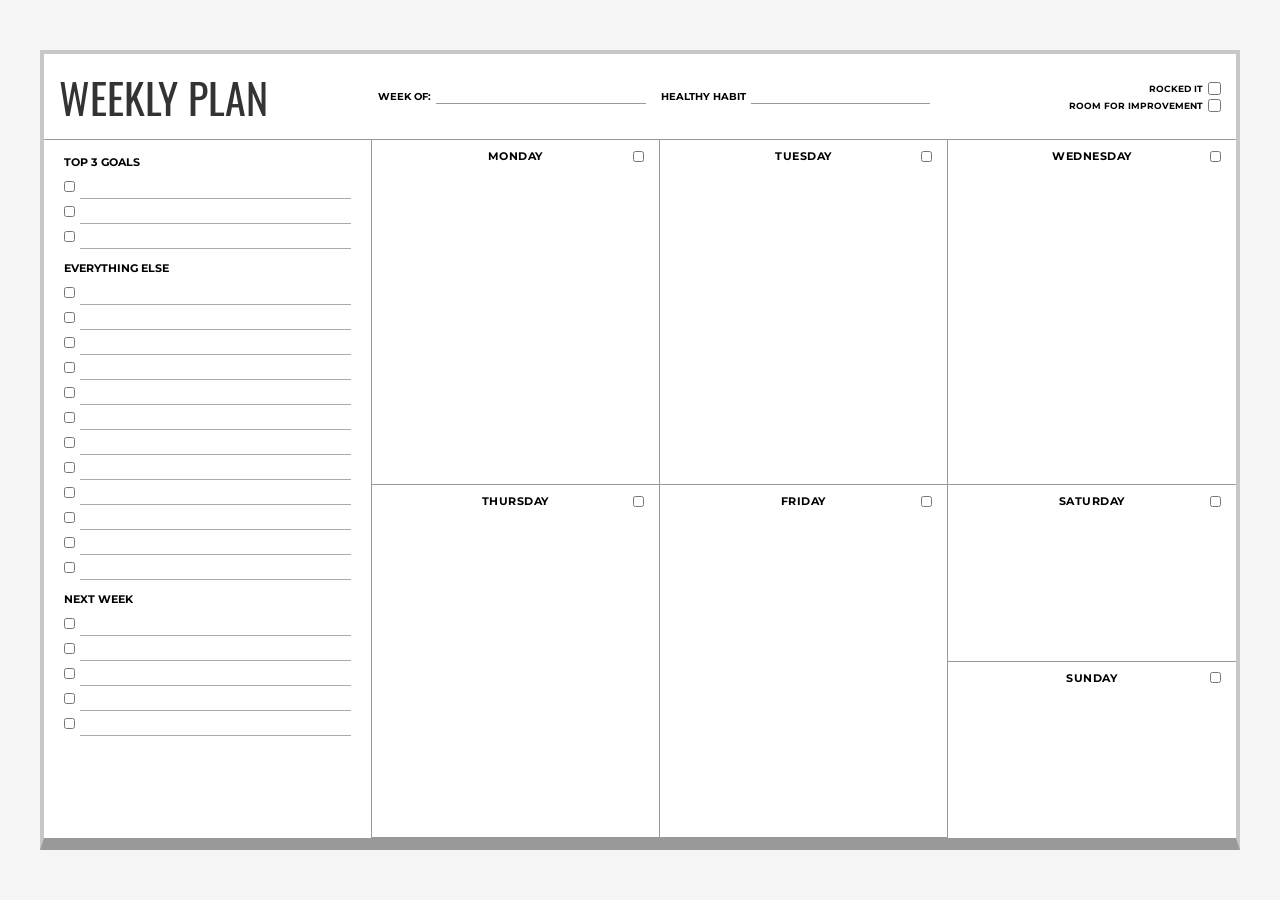
<file: Lr4.html>
<!DOCTYPE html>
<html lang="uk">
<head>
    <meta charset="UTF-8">
    <meta name="viewport" content="width=device-width, initial-scale=1.0">

    <title>Weekly Planner</title>

    <link rel="stylesheet" href="Lr4.css">

    <link rel="preconnect" href="https://fonts.googleapis.com">
    <link rel="preconnect" href="https://fonts.gstatic.com" crossorigin>

    <link href="https://fonts.googleapis.com/css2?family=Oswald:wght@300;400;500&family=Montserrat:wght@400;500;600;700&display=swap"
          rel="stylesheet">
</head>

<body>

<div class="planner">

    <header class="header">

        <div class="header-title">
            WEEKLY PLAN
        </div>

        <div class="header-info">

            <div class="week">
                <label for="week">WEEK OF:</label>
                <input type="text" id="week">
            </div>

            <div class="habit">
                <label for="habit">HEALTHY HABIT</label>
                <input type="text" id="habit">
            </div>

        </div>

        <div class="header-status">

            <label>
                ROCKED IT
                <input type="checkbox" aria-label="Rocked it">
            </label>

            <label>
                ROOM FOR IMPROVEMENT
                <input type="checkbox" aria-label="Room for improvement">
            </label>

        </div>

    </header>


    <aside class="sidebar">

        <section class="task-section goals">

            <h3>TOP 3 GOALS</h3>

            <div class="task-list">

                <div class="task">
                    <label class="check-label">
                        <input type="checkbox" aria-label="Complete goal 1">
                    </label>
                    <label class="task-input">
                        <span class="visually-hidden">Goal 1</span>
                        <input type="text" aria-label="Goal 1">
                    </label>
                </div>

                <div class="task">
                    <label class="check-label">
                        <input type="checkbox" aria-label="Complete goal 2">
                    </label>
                    <label class="task-input">
                        <span class="visually-hidden">Goal 2</span>
                        <input type="text" aria-label="Goal 2">
                    </label>
                </div>

                <div class="task">
                    <label class="check-label">
                        <input type="checkbox" aria-label="Complete goal 3">
                    </label>
                    <label class="task-input">
                        <span class="visually-hidden">Goal 3</span>
                        <input type="text" aria-label="Goal 3">
                    </label>
                </div>

            </div>

        </section>


        <section class="task-section everything">

            <h3>EVERYTHING ELSE</h3>

            <div class="task-list">

                <div class="task">
                    <label class="check-label">
                        <input type="checkbox" aria-label="Complete task 1">
                    </label>
                    <label class="task-input">
                        <span class="visually-hidden">Task 1</span>
                        <input type="text" aria-label="Task 1">
                    </label>
                </div>

                <div class="task">
                    <label class="check-label">
                        <input type="checkbox" aria-label="Complete task 2">
                    </label>
                    <label class="task-input">
                        <span class="visually-hidden">Task 2</span>
                        <input type="text" aria-label="Task 2">
                    </label>
                </div>

                <div class="task">
                    <label class="check-label">
                        <input type="checkbox" aria-label="Complete task 3">
                    </label>
                    <label class="task-input">
                        <span class="visually-hidden">Task 3</span>
                        <input type="text" aria-label="Task 3">
                    </label>
                </div>

                <div class="task">
                    <label class="check-label">
                        <input type="checkbox" aria-label="Complete task 4">
                    </label>
                    <label class="task-input">
                        <span class="visually-hidden">Task 4</span>
                        <input type="text" aria-label="Task 4">
                    </label>
                </div>

                <div class="task">
                    <label class="check-label">
                        <input type="checkbox" aria-label="Complete task 5">
                    </label>
                    <label class="task-input">
                        <span class="visually-hidden">Task 5</span>
                        <input type="text" aria-label="Task 5">
                    </label>
                </div>

                <div class="task">
                    <label class="check-label">
                        <input type="checkbox" aria-label="Complete task 6">
                    </label>
                    <label class="task-input">
                        <span class="visually-hidden">Task 6</span>
                        <input type="text" aria-label="Task 6">
                    </label>
                </div>

                <div class="task">
                    <label class="check-label">
                        <input type="checkbox" aria-label="Complete task 7">
                    </label>
                    <label class="task-input">
                        <span class="visually-hidden">Task 7</span>
                        <input type="text" aria-label="Task 7">
                    </label>
                </div>

                <div class="task">
                    <label class="check-label">
                        <input type="checkbox" aria-label="Complete task 8">
                    </label>
                    <label class="task-input">
                        <span class="visually-hidden">Task 8</span>
                        <input type="text" aria-label="Task 8">
                    </label>
                </div>

                <div class="task">
                    <label class="check-label">
                        <input type="checkbox" aria-label="Complete task 9">
                    </label>
                    <label class="task-input">
                        <span class="visually-hidden">Task 9</span>
                        <input type="text" aria-label="Task 9">
                    </label>
                </div>

                <div class="task">
                    <label class="check-label">
                        <input type="checkbox" aria-label="Complete task 10">
                    </label>
                    <label class="task-input">
                        <span class="visually-hidden">Task 10</span>
                        <input type="text" aria-label="Task 10">
                    </label>
                </div>

                <div class="task">
                    <label class="check-label">
                        <input type="checkbox" aria-label="Complete task 11">
                    </label>
                    <label class="task-input">
                        <span class="visually-hidden">Task 11</span>
                        <input type="text" aria-label="Task 11">
                    </label>
                </div>

                <div class="task">
                    <label class="check-label">
                        <input type="checkbox" aria-label="Complete task 12">
                    </label>
                    <label class="task-input">
                        <span class="visually-hidden">Task 12</span>
                        <input type="text" aria-label="Task 12">
                    </label>
                </div>

            </div>

        </section>


        <section class="task-section next-week">

            <h3>NEXT WEEK</h3>

            <div class="task-list">

                <div class="task">
                    <label class="check-label">
                        <input type="checkbox" aria-label="Complete next week task 1">
                    </label>
                    <label class="task-input">
                        <span class="visually-hidden">Next week task 1</span>
                        <input type="text" aria-label="Next week task 1">
                    </label>
                </div>

                <div class="task">
                    <label class="check-label">
                        <input type="checkbox" aria-label="Complete next week task 2">
                    </label>
                    <label class="task-input">
                        <span class="visually-hidden">Next week task 2</span>
                        <input type="text" aria-label="Next week task 2">
                    </label>
                </div>

                <div class="task">
                    <label class="check-label">
                        <input type="checkbox" aria-label="Complete next week task 3">
                    </label>
                    <label class="task-input">
                        <span class="visually-hidden">Next week task 3</span>
                        <input type="text" aria-label="Next week task 3">
                    </label>
                </div>

                <div class="task">
                    <label class="check-label">
                        <input type="checkbox" aria-label="Complete next week task 4">
                    </label>
                    <label class="task-input">
                        <span class="visually-hidden">Next week task 4</span>
                        <input type="text" aria-label="Next week task 4">
                    </label>
                </div>

                <div class="task">
                    <label class="check-label">
                        <input type="checkbox" aria-label="Complete next week task 5">
                    </label>
                    <label class="task-input">
                        <span class="visually-hidden">Next week task 5</span>
                        <input type="text" aria-label="Next week task 5">
                    </label>
                </div>

            </div>

        </section>

    </aside>


    <section class="day monday">

        <div class="day-title">
            <h3>MONDAY</h3>

            <label>
                <span class="visually-hidden">Monday completed</span>
                <input type="checkbox">
            </label>
        </div>

        <label class="visually-hidden" for="monday-plans">
            Monday plans
        </label>

        <textarea id="monday-plans"></textarea>

    </section>


    <section class="day tuesday">

        <div class="day-title">
            <h3>TUESDAY</h3>

            <label>
                <span class="visually-hidden">Tuesday completed</span>
                <input type="checkbox">
            </label>
        </div>

        <label class="visually-hidden" for="tuesday-plans">
            Tuesday plans
        </label>

        <textarea id="tuesday-plans"></textarea>

    </section>


    <section class="day wednesday">

        <div class="day-title">
            <h3>WEDNESDAY</h3>

            <label>
                <span class="visually-hidden">Wednesday completed</span>
                <input type="checkbox">
            </label>
        </div>

        <label class="visually-hidden" for="wednesday-plans">
            Wednesday plans
        </label>

        <textarea id="wednesday-plans"></textarea>

    </section>


    <section class="day thursday">

        <div class="day-title">
            <h3>THURSDAY</h3>

            <label>
                <span class="visually-hidden">Thursday completed</span>
                <input type="checkbox">
            </label>
        </div>

        <label class="visually-hidden" for="thursday-plans">
            Thursday plans
        </label>

        <textarea id="thursday-plans"></textarea>

    </section>


    <section class="day friday">

        <div class="day-title">
            <h3>FRIDAY</h3>

            <label>
                <span class="visually-hidden">Friday completed</span>
                <input type="checkbox">
            </label>
        </div>

        <label class="visually-hidden" for="friday-plans">
            Friday plans
        </label>

        <textarea id="friday-plans"></textarea>

    </section>


    <div class="weekend">

        <section class="day saturday">

            <div class="day-title">
                <h3>SATURDAY</h3>

                <label>
                    <span class="visually-hidden">Saturday completed</span>
                    <input type="checkbox">
                </label>
            </div>

            <label class="visually-hidden" for="saturday-plans">
                Saturday plans
            </label>

            <textarea id="saturday-plans"></textarea>

        </section>


        <section class="day sunday">

            <div class="day-title">
                <h3>SUNDAY</h3>

                <label>
                    <span class="visually-hidden">Sunday completed</span>
                    <input type="checkbox">
                </label>
            </div>

            <label class="visually-hidden" for="sunday-plans">
                Sunday plans
            </label>

            <textarea id="sunday-plans"></textarea>

        </section>

    </div>

</div>

</body>
</html>
</file>
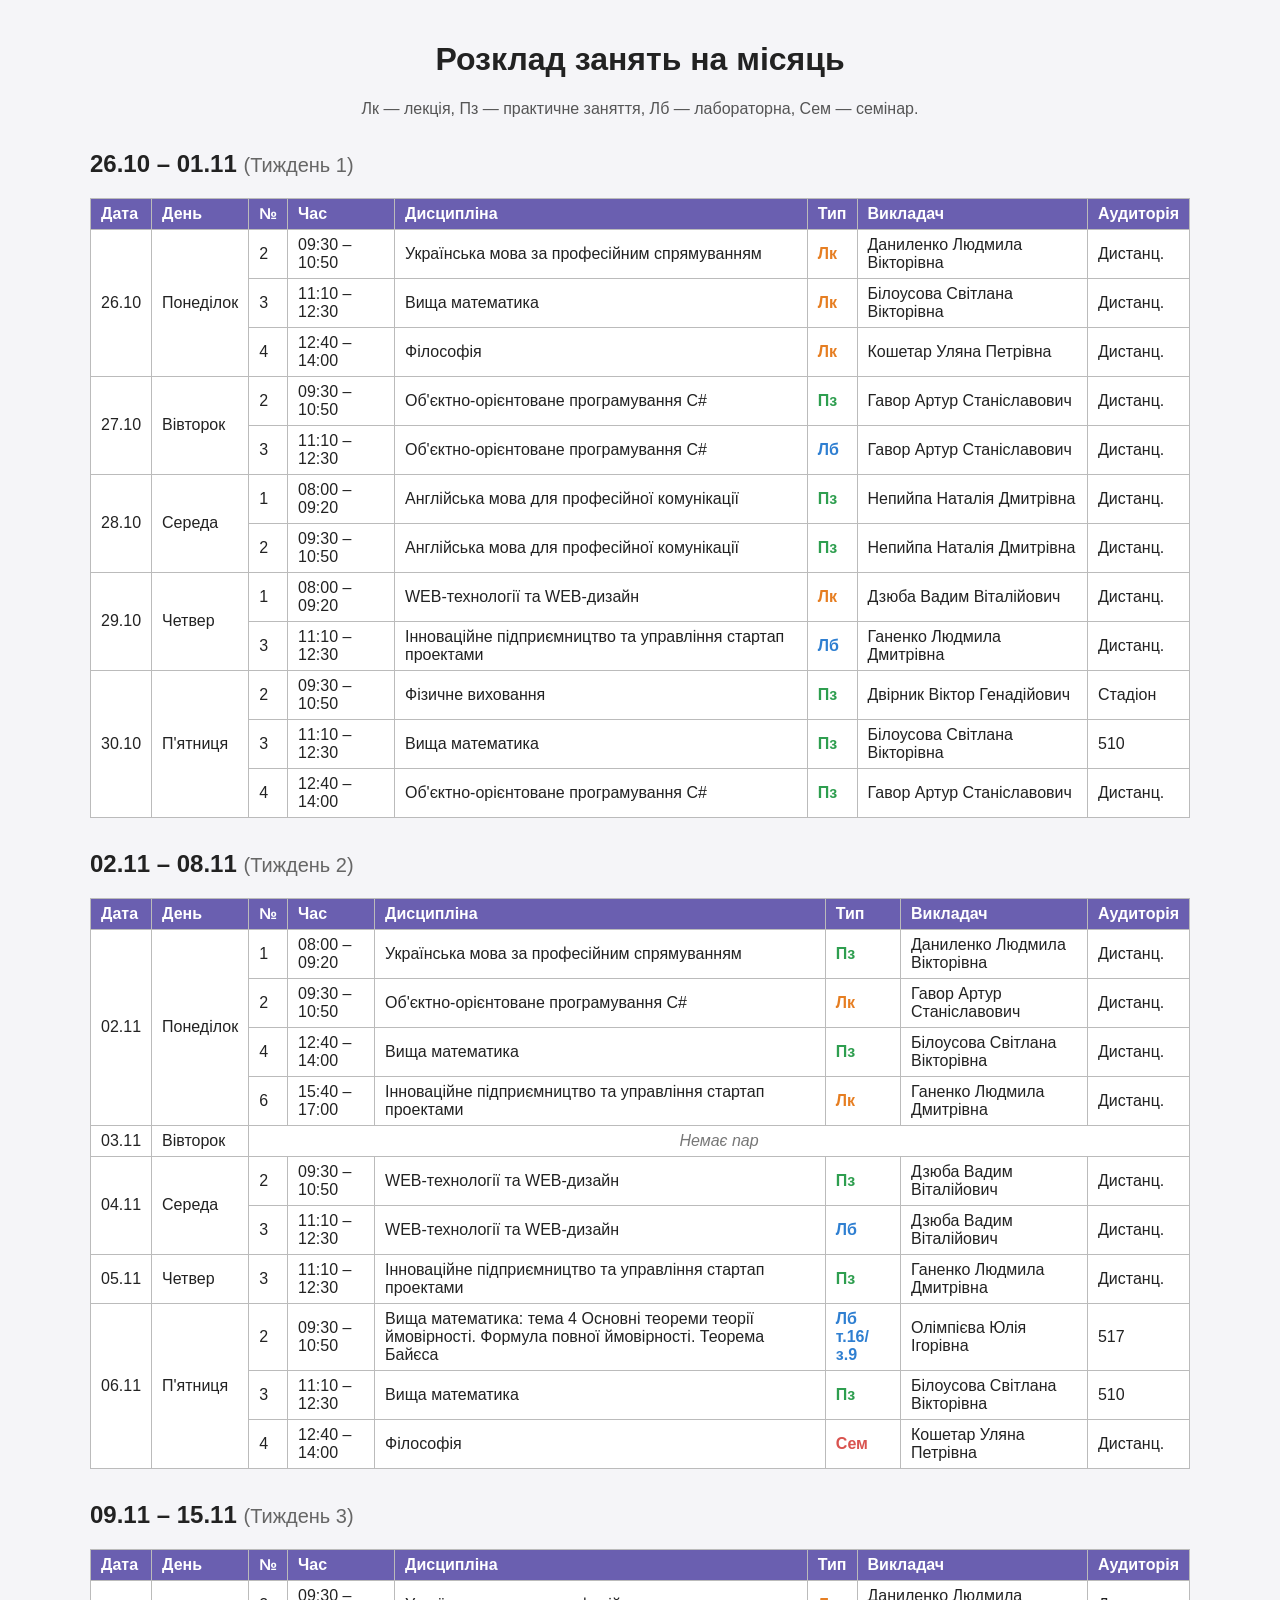
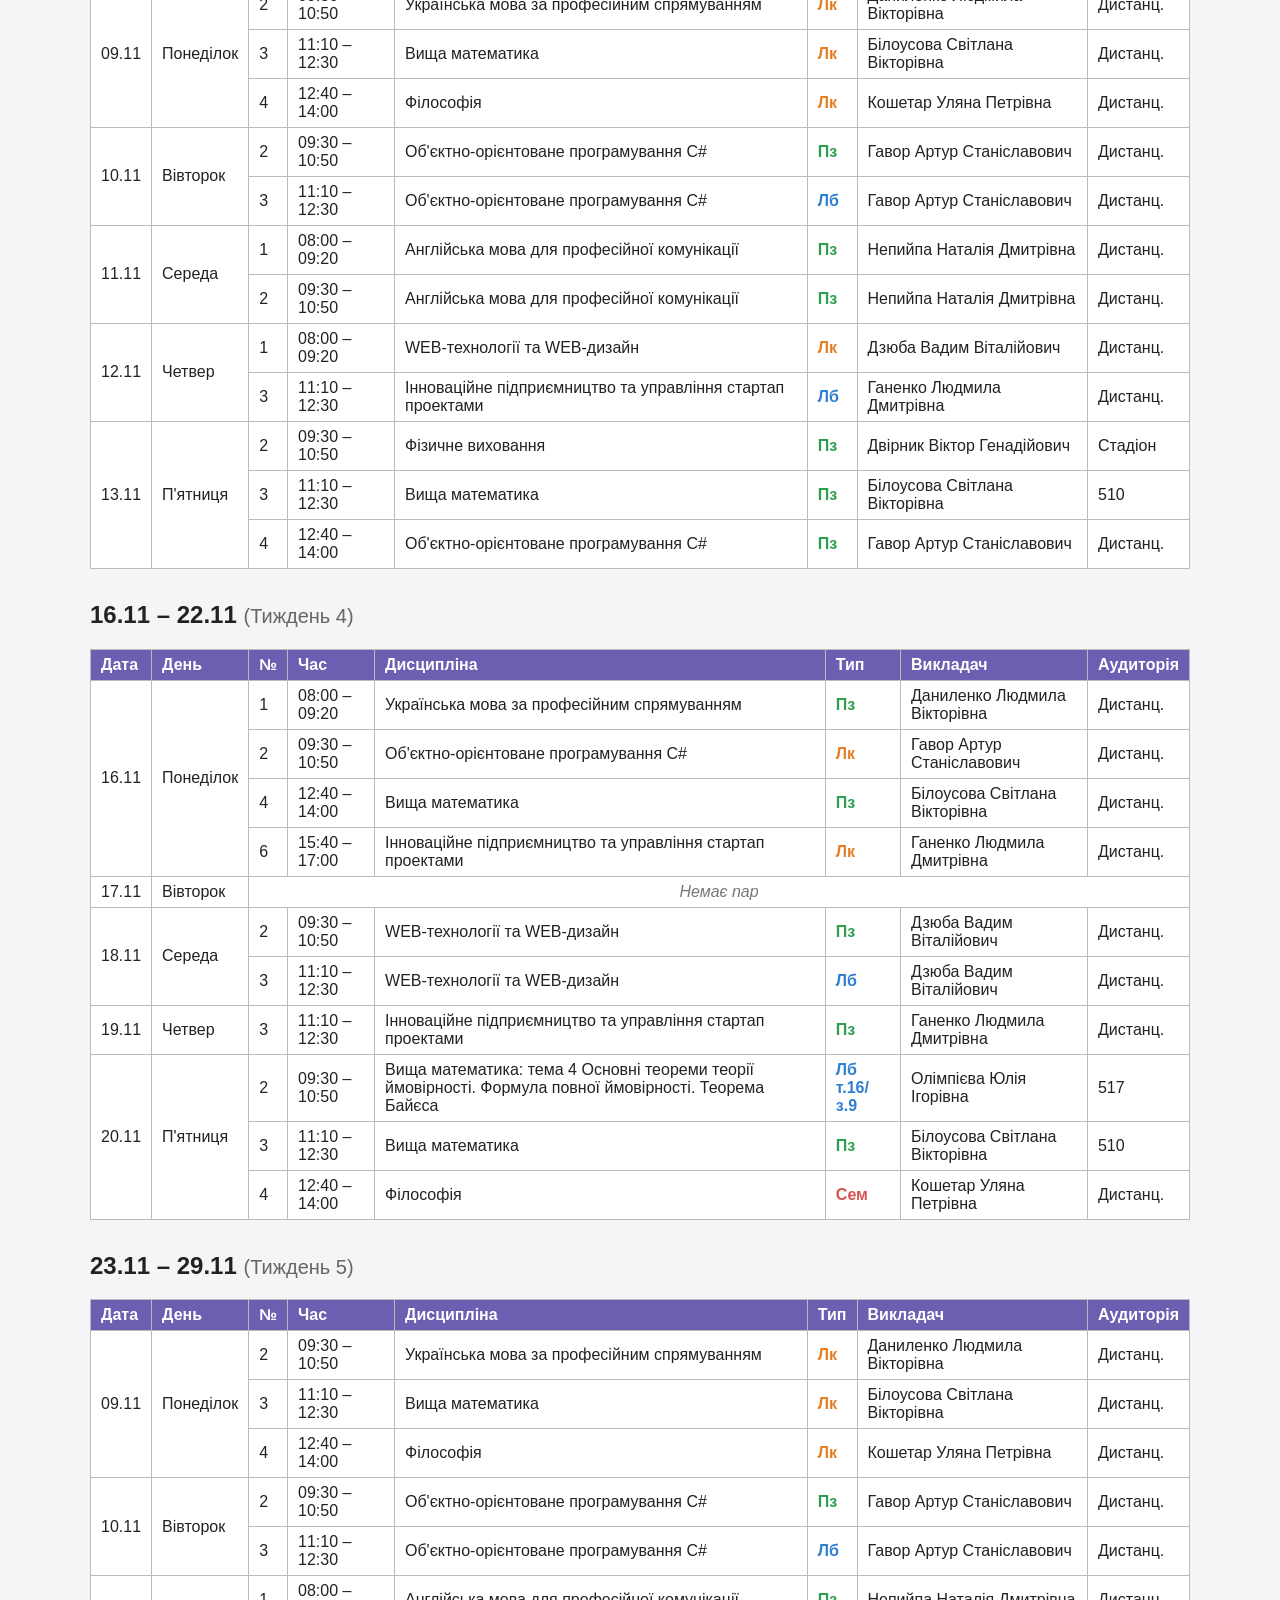
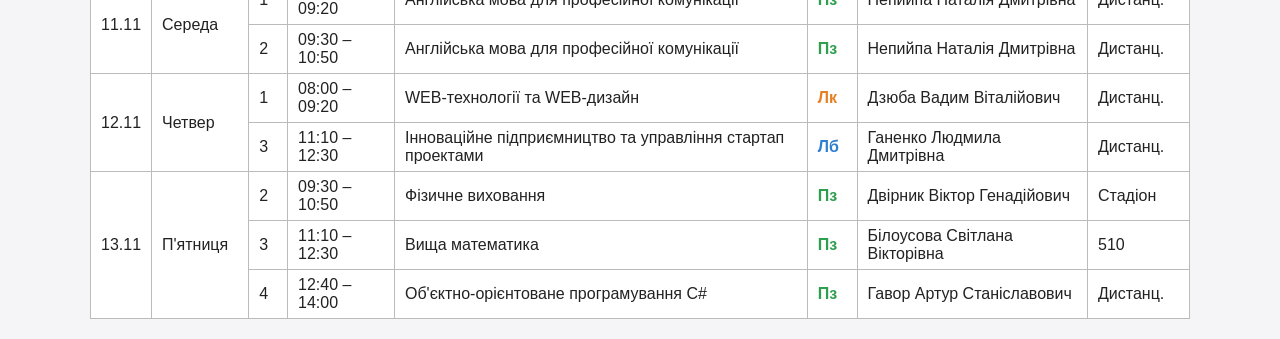
<file: Pr1.html>
<!DOCTYPE html>
<html lang="uk">
<head>
    <meta charset="UTF-8">
    <meta name="viewport" content="width=device-width, initial-scale=1">
    <title>Практична робота №1 — Розклад занять</title>
    <style>
        body{font-family:Arial,Helvetica,sans-serif;max-width:1100px;margin:0 auto;padding:20px;background:#f5f5f8;color:#222}
        h1{text-align:center} h2{margin-top:32px} h2 small{font-weight:normal;color:#666}
        .wrap{overflow-x:auto}
        table{border-collapse:collapse;width:100%;background:#fff}
        th,td{border:1px solid #bbb;padding:6px 10px;text-align:left;vertical-align:middle}
        th{background:#6a5fb0;color:#fff}
        tbody tr:hover{background:#f0eefa}
        .none{text-align:center;color:#777;font-style:italic}
        .tag{font-weight:bold} .lk{color:#e67e22} .pz{color:#2e9e4f} .lb{color:#2f7fd1} .sem{color:#d9534f}
        p.note{color:#555;text-align:center}
    </style>
</head>
<body>
<h1>Розклад занять на місяць</h1>
<p class="note">Лк — лекція, Пз — практичне заняття, Лб — лабораторна, Сем — семінар.</p>
<h2>26.10 – 01.11 <small>(Тиждень 1)</small></h2>
<div class="wrap"><table>
    <thead><tr><th>Дата</th><th>День</th><th>№</th><th>Час</th><th>Дисципліна</th><th>Тип</th><th>Викладач</th><th>Аудиторія</th></tr></thead>
    <tbody>
    <tr><td rowspan="3">26.10</td><td rowspan="3">Понеділок</td><td>2</td><td>09:30 – 10:50</td><td>Українська мова за професійним спрямуванням</td><td><span class="tag lk">Лк</span></td><td>Даниленко Людмила Вікторівна</td><td>Дистанц.</td></tr>
    <tr><td>3</td><td>11:10 – 12:30</td><td>Вища математика</td><td><span class="tag lk">Лк</span></td><td>Білоусова Світлана Вікторівна</td><td>Дистанц.</td></tr>
    <tr><td>4</td><td>12:40 – 14:00</td><td>Філософія</td><td><span class="tag lk">Лк</span></td><td>Кошетар Уляна Петрівна</td><td>Дистанц.</td></tr>
    <tr><td rowspan="2">27.10</td><td rowspan="2">Вівторок</td><td>2</td><td>09:30 – 10:50</td><td>Об&#x27;єктно-орієнтоване програмування C#</td><td><span class="tag pz">Пз</span></td><td>Гавор Артур Станіславович</td><td>Дистанц.</td></tr>
    <tr><td>3</td><td>11:10 – 12:30</td><td>Об&#x27;єктно-орієнтоване програмування C#</td><td><span class="tag lb">Лб</span></td><td>Гавор Артур Станіславович</td><td>Дистанц.</td></tr>
    <tr><td rowspan="2">28.10</td><td rowspan="2">Середа</td><td>1</td><td>08:00 – 09:20</td><td>Англійська мова для професійної комунікації</td><td><span class="tag pz">Пз</span></td><td>Непийпа Наталія Дмитрівна</td><td>Дистанц.</td></tr>
    <tr><td>2</td><td>09:30 – 10:50</td><td>Англійська мова для професійної комунікації</td><td><span class="tag pz">Пз</span></td><td>Непийпа Наталія Дмитрівна</td><td>Дистанц.</td></tr>
    <tr><td rowspan="2">29.10</td><td rowspan="2">Четвер</td><td>1</td><td>08:00 – 09:20</td><td>WEB-технології та WEB-дизайн</td><td><span class="tag lk">Лк</span></td><td>Дзюба Вадим Віталійович</td><td>Дистанц.</td></tr>
    <tr><td>3</td><td>11:10 – 12:30</td><td>Інноваційне підприємництво та управління стартап проектами</td><td><span class="tag lb">Лб</span></td><td>Ганенко Людмила Дмитрівна</td><td>Дистанц.</td></tr>
    <tr><td rowspan="3">30.10</td><td rowspan="3">П'ятниця</td><td>2</td><td>09:30 – 10:50</td><td>Фізичне виховання</td><td><span class="tag pz">Пз</span></td><td>Двірник Віктор Генадійович</td><td>Стадіон</td></tr>
    <tr><td>3</td><td>11:10 – 12:30</td><td>Вища математика</td><td><span class="tag pz">Пз</span></td><td>Білоусова Світлана Вікторівна</td><td>510</td></tr>
    <tr><td>4</td><td>12:40 – 14:00</td><td>Об&#x27;єктно-орієнтоване програмування C#</td><td><span class="tag pz">Пз</span></td><td>Гавор Артур Станіславович</td><td>Дистанц.</td></tr>
    </tbody></table></div>
<h2>02.11 – 08.11 <small>(Тиждень 2)</small></h2>
<div class="wrap"><table>
    <thead><tr><th>Дата</th><th>День</th><th>№</th><th>Час</th><th>Дисципліна</th><th>Тип</th><th>Викладач</th><th>Аудиторія</th></tr></thead>
    <tbody>
    <tr><td rowspan="4">02.11</td><td rowspan="4">Понеділок</td><td>1</td><td>08:00 – 09:20</td><td>Українська мова за професійним спрямуванням</td><td><span class="tag pz">Пз</span></td><td>Даниленко Людмила Вікторівна</td><td>Дистанц.</td></tr>
    <tr><td>2</td><td>09:30 – 10:50</td><td>Об&#x27;єктно-орієнтоване програмування C#</td><td><span class="tag lk">Лк</span></td><td>Гавор Артур Станіславович</td><td>Дистанц.</td></tr>
    <tr><td>4</td><td>12:40 – 14:00</td><td>Вища математика</td><td><span class="tag pz">Пз</span></td><td>Білоусова Світлана Вікторівна</td><td>Дистанц.</td></tr>
    <tr><td>6</td><td>15:40 – 17:00</td><td>Інноваційне підприємництво та управління стартап проектами</td><td><span class="tag lk">Лк</span></td><td>Ганенко Людмила Дмитрівна</td><td>Дистанц.</td></tr>
    <tr><td>03.11</td><td>Вівторок</td><td colspan="6" class="none">Немає пар</td></tr>
    <tr><td rowspan="2">04.11</td><td rowspan="2">Середа</td><td>2</td><td>09:30 – 10:50</td><td>WEB-технології та WEB-дизайн</td><td><span class="tag pz">Пз</span></td><td>Дзюба Вадим Віталійович</td><td>Дистанц.</td></tr>
    <tr><td>3</td><td>11:10 – 12:30</td><td>WEB-технології та WEB-дизайн</td><td><span class="tag lb">Лб</span></td><td>Дзюба Вадим Віталійович</td><td>Дистанц.</td></tr>
    <tr><td rowspan="1">05.11</td><td rowspan="1">Четвер</td><td>3</td><td>11:10 – 12:30</td><td>Інноваційне підприємництво та управління стартап проектами</td><td><span class="tag pz">Пз</span></td><td>Ганенко Людмила Дмитрівна</td><td>Дистанц.</td></tr>
    <tr><td rowspan="3">06.11</td><td rowspan="3">П'ятниця</td><td>2</td><td>09:30 – 10:50</td><td>Вища математика: тема 4 Основні теореми теорії ймовірності. Формула повної ймовірності. Теорема Байєса</td><td><span class="tag lb">Лб т.16/з.9</span></td><td>Олімпієва Юлія Ігорівна</td><td>517</td></tr>
    <tr><td>3</td><td>11:10 – 12:30</td><td>Вища математика</td><td><span class="tag pz">Пз</span></td><td>Білоусова Світлана Вікторівна</td><td>510</td></tr>
    <tr><td>4</td><td>12:40 – 14:00</td><td>Філософія</td><td><span class="tag sem">Сем</span></td><td>Кошетар Уляна Петрівна</td><td>Дистанц.</td></tr>
    </tbody></table></div>
<h2>09.11 – 15.11 <small>(Тиждень 3)</small></h2>
<div class="wrap"><table>
    <thead><tr><th>Дата</th><th>День</th><th>№</th><th>Час</th><th>Дисципліна</th><th>Тип</th><th>Викладач</th><th>Аудиторія</th></tr></thead>
    <tbody>
    <tr><td rowspan="3">09.11</td><td rowspan="3">Понеділок</td><td>2</td><td>09:30 – 10:50</td><td>Українська мова за професійним спрямуванням</td><td><span class="tag lk">Лк</span></td><td>Даниленко Людмила Вікторівна</td><td>Дистанц.</td></tr>
    <tr><td>3</td><td>11:10 – 12:30</td><td>Вища математика</td><td><span class="tag lk">Лк</span></td><td>Білоусова Світлана Вікторівна</td><td>Дистанц.</td></tr>
    <tr><td>4</td><td>12:40 – 14:00</td><td>Філософія</td><td><span class="tag lk">Лк</span></td><td>Кошетар Уляна Петрівна</td><td>Дистанц.</td></tr>
    <tr><td rowspan="2">10.11</td><td rowspan="2">Вівторок</td><td>2</td><td>09:30 – 10:50</td><td>Об&#x27;єктно-орієнтоване програмування C#</td><td><span class="tag pz">Пз</span></td><td>Гавор Артур Станіславович</td><td>Дистанц.</td></tr>
    <tr><td>3</td><td>11:10 – 12:30</td><td>Об&#x27;єктно-орієнтоване програмування C#</td><td><span class="tag lb">Лб</span></td><td>Гавор Артур Станіславович</td><td>Дистанц.</td></tr>
    <tr><td rowspan="2">11.11</td><td rowspan="2">Середа</td><td>1</td><td>08:00 – 09:20</td><td>Англійська мова для професійної комунікації</td><td><span class="tag pz">Пз</span></td><td>Непийпа Наталія Дмитрівна</td><td>Дистанц.</td></tr>
    <tr><td>2</td><td>09:30 – 10:50</td><td>Англійська мова для професійної комунікації</td><td><span class="tag pz">Пз</span></td><td>Непийпа Наталія Дмитрівна</td><td>Дистанц.</td></tr>
    <tr><td rowspan="2">12.11</td><td rowspan="2">Четвер</td><td>1</td><td>08:00 – 09:20</td><td>WEB-технології та WEB-дизайн</td><td><span class="tag lk">Лк</span></td><td>Дзюба Вадим Віталійович</td><td>Дистанц.</td></tr>
    <tr><td>3</td><td>11:10 – 12:30</td><td>Інноваційне підприємництво та управління стартап проектами</td><td><span class="tag lb">Лб</span></td><td>Ганенко Людмила Дмитрівна</td><td>Дистанц.</td></tr>
    <tr><td rowspan="3">13.11</td><td rowspan="3">П'ятниця</td><td>2</td><td>09:30 – 10:50</td><td>Фізичне виховання</td><td><span class="tag pz">Пз</span></td><td>Двірник Віктор Генадійович</td><td>Стадіон</td></tr>
    <tr><td>3</td><td>11:10 – 12:30</td><td>Вища математика</td><td><span class="tag pz">Пз</span></td><td>Білоусова Світлана Вікторівна</td><td>510</td></tr>
    <tr><td>4</td><td>12:40 – 14:00</td><td>Об&#x27;єктно-орієнтоване програмування C#</td><td><span class="tag pz">Пз</span></td><td>Гавор Артур Станіславович</td><td>Дистанц.</td></tr>
    </tbody></table></div>
<h2>16.11 – 22.11 <small>(Тиждень 4)</small></h2>
<div class="wrap"><table>
    <thead><tr><th>Дата</th><th>День</th><th>№</th><th>Час</th><th>Дисципліна</th><th>Тип</th><th>Викладач</th><th>Аудиторія</th></tr></thead>
    <tbody>
    <tr><td rowspan="4">16.11</td><td rowspan="4">Понеділок</td><td>1</td><td>08:00 – 09:20</td><td>Українська мова за професійним спрямуванням</td><td><span class="tag pz">Пз</span></td><td>Даниленко Людмила Вікторівна</td><td>Дистанц.</td></tr>
    <tr><td>2</td><td>09:30 – 10:50</td><td>Об&#x27;єктно-орієнтоване програмування C#</td><td><span class="tag lk">Лк</span></td><td>Гавор Артур Станіславович</td><td>Дистанц.</td></tr>
    <tr><td>4</td><td>12:40 – 14:00</td><td>Вища математика</td><td><span class="tag pz">Пз</span></td><td>Білоусова Світлана Вікторівна</td><td>Дистанц.</td></tr>
    <tr><td>6</td><td>15:40 – 17:00</td><td>Інноваційне підприємництво та управління стартап проектами</td><td><span class="tag lk">Лк</span></td><td>Ганенко Людмила Дмитрівна</td><td>Дистанц.</td></tr>
    <tr><td>17.11</td><td>Вівторок</td><td colspan="6" class="none">Немає пар</td></tr>
    <tr><td rowspan="2">18.11</td><td rowspan="2">Середа</td><td>2</td><td>09:30 – 10:50</td><td>WEB-технології та WEB-дизайн</td><td><span class="tag pz">Пз</span></td><td>Дзюба Вадим Віталійович</td><td>Дистанц.</td></tr>
    <tr><td>3</td><td>11:10 – 12:30</td><td>WEB-технології та WEB-дизайн</td><td><span class="tag lb">Лб</span></td><td>Дзюба Вадим Віталійович</td><td>Дистанц.</td></tr>
    <tr><td rowspan="1">19.11</td><td rowspan="1">Четвер</td><td>3</td><td>11:10 – 12:30</td><td>Інноваційне підприємництво та управління стартап проектами</td><td><span class="tag pz">Пз</span></td><td>Ганенко Людмила Дмитрівна</td><td>Дистанц.</td></tr>
    <tr><td rowspan="3">20.11</td><td rowspan="3">П'ятниця</td><td>2</td><td>09:30 – 10:50</td><td>Вища математика: тема 4 Основні теореми теорії ймовірності. Формула повної ймовірності. Теорема Байєса</td><td><span class="tag lb">Лб т.16/з.9</span></td><td>Олімпієва Юлія Ігорівна</td><td>517</td></tr>
    <tr><td>3</td><td>11:10 – 12:30</td><td>Вища математика</td><td><span class="tag pz">Пз</span></td><td>Білоусова Світлана Вікторівна</td><td>510</td></tr>
    <tr><td>4</td><td>12:40 – 14:00</td><td>Філософія</td><td><span class="tag sem">Сем</span></td><td>Кошетар Уляна Петрівна</td><td>Дистанц.</td></tr>
    </tbody></table></div>
<h2>23.11 – 29.11 <small>(Тиждень 5)</small></h2>
<div class="wrap"><table>
    <thead><tr><th>Дата</th><th>День</th><th>№</th><th>Час</th><th>Дисципліна</th><th>Тип</th><th>Викладач</th><th>Аудиторія</th></tr></thead>
    <tbody>
    <tr><td rowspan="3">09.11</td><td rowspan="3">Понеділок</td><td>2</td><td>09:30 – 10:50</td><td>Українська мова за професійним спрямуванням</td><td><span class="tag lk">Лк</span></td><td>Даниленко Людмила Вікторівна</td><td>Дистанц.</td></tr>
    <tr><td>3</td><td>11:10 – 12:30</td><td>Вища математика</td><td><span class="tag lk">Лк</span></td><td>Білоусова Світлана Вікторівна</td><td>Дистанц.</td></tr>
    <tr><td>4</td><td>12:40 – 14:00</td><td>Філософія</td><td><span class="tag lk">Лк</span></td><td>Кошетар Уляна Петрівна</td><td>Дистанц.</td></tr>
    <tr><td rowspan="2">10.11</td><td rowspan="2">Вівторок</td><td>2</td><td>09:30 – 10:50</td><td>Об&#x27;єктно-орієнтоване програмування C#</td><td><span class="tag pz">Пз</span></td><td>Гавор Артур Станіславович</td><td>Дистанц.</td></tr>
    <tr><td>3</td><td>11:10 – 12:30</td><td>Об&#x27;єктно-орієнтоване програмування C#</td><td><span class="tag lb">Лб</span></td><td>Гавор Артур Станіславович</td><td>Дистанц.</td></tr>
    <tr><td rowspan="2">11.11</td><td rowspan="2">Середа</td><td>1</td><td>08:00 – 09:20</td><td>Англійська мова для професійної комунікації</td><td><span class="tag pz">Пз</span></td><td>Непийпа Наталія Дмитрівна</td><td>Дистанц.</td></tr>
    <tr><td>2</td><td>09:30 – 10:50</td><td>Англійська мова для професійної комунікації</td><td><span class="tag pz">Пз</span></td><td>Непийпа Наталія Дмитрівна</td><td>Дистанц.</td></tr>
    <tr><td rowspan="2">12.11</td><td rowspan="2">Четвер</td><td>1</td><td>08:00 – 09:20</td><td>WEB-технології та WEB-дизайн</td><td><span class="tag lk">Лк</span></td><td>Дзюба Вадим Віталійович</td><td>Дистанц.</td></tr>
    <tr><td>3</td><td>11:10 – 12:30</td><td>Інноваційне підприємництво та управління стартап проектами</td><td><span class="tag lb">Лб</span></td><td>Ганенко Людмила Дмитрівна</td><td>Дистанц.</td></tr>
    <tr><td rowspan="3">13.11</td><td rowspan="3">П'ятниця</td><td>2</td><td>09:30 – 10:50</td><td>Фізичне виховання</td><td><span class="tag pz">Пз</span></td><td>Двірник Віктор Генадійович</td><td>Стадіон</td></tr>
    <tr><td>3</td><td>11:10 – 12:30</td><td>Вища математика</td><td><span class="tag pz">Пз</span></td><td>Білоусова Світлана Вікторівна</td><td>510</td></tr>
    <tr><td>4</td><td>12:40 – 14:00</td><td>Об&#x27;єктно-орієнтоване програмування C#</td><td><span class="tag pz">Пз</span></td><td>Гавор Артур Станіславович</td><td>Дистанц.</td></tr>
    </tbody></table></div>
</body>
</html>
</file>
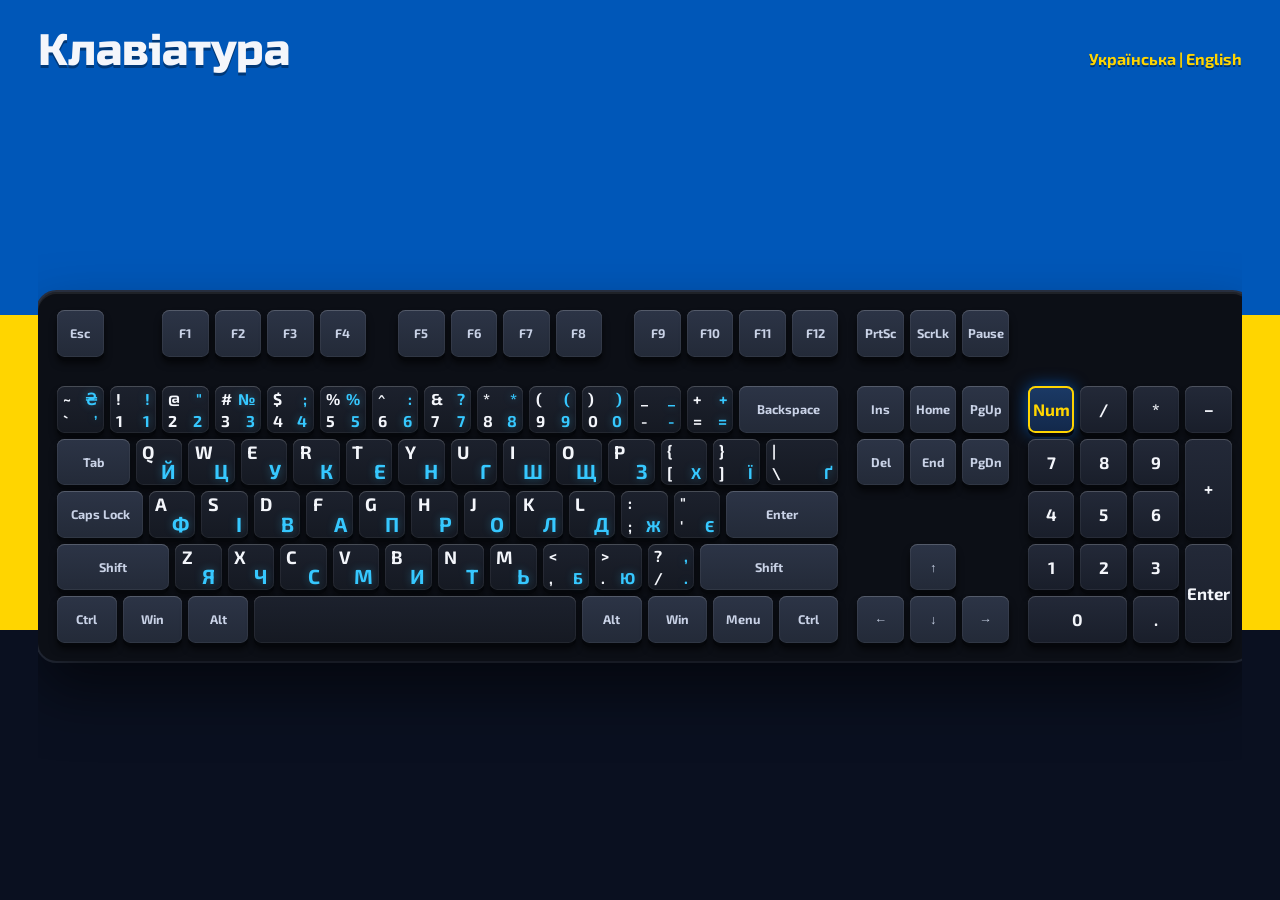
<file: Pr4.html>
<!DOCTYPE html>
<html lang="uk">
<head>
    <meta charset="UTF-8">
    <meta name="viewport" content="width=device-width, initial-scale=1">
    <title>Клавіатура UA / EN</title>

    <link rel="preconnect" href="https://fonts.googleapis.com">
    <link rel="preconnect" href="https://fonts.gstatic.com" crossorigin>
    <link href="https://fonts.googleapis.com/css2?family=Exo+2:wght@500;700&family=Russo+One&display=swap" rel="stylesheet">

    <link rel="stylesheet" href="Pr4.css">
</head>
<body>
<div class="page">

    <header class="page__head">
        <h1>Клавіатура</h1>
        <p>Українська | English</p>
    </header>

    <main class="page__board">
        <div class="keyboard">

            <!-- Ряд 1: Esc і т.д -->
            <button class="key key--fn w4">Esc</button>
            <span class="s4"></span>
            <button class="key key--fn w4">F1</button><button class="key key--fn w4">F2</button><button class="key key--fn w4">F3</button><button class="key key--fn w4">F4</button>
            <span class="s2"></span>
            <button class="key key--fn w4">F5</button><button class="key key--fn w4">F6</button><button class="key key--fn w4">F7</button><button class="key key--fn w4">F8</button>
            <span class="s2"></span>
            <button class="key key--fn w4">F9</button><button class="key key--fn w4">F10</button><button class="key key--fn w4">F11</button><button class="key key--fn w4">F12</button>
            <span class="s1"></span>
            <button class="key key--fn w4">PrtSc</button><button class="key key--fn w4">ScrLk</button><button class="key key--fn w4">Pause</button>

            <span class="s90"></span>

            <!-- Ряд 2: цифри -->
            <button class="key key--sym w4"><span class="l l-en tl">~</span><span class="l l-en bl">`</span><span class="l l-ua tr">₴</span><span class="l l-ua br">’</span></button>
            <button class="key key--sym w4"><span class="l l-en tl">!</span><span class="l l-en bl">1</span><span class="l l-ua tr">!</span><span class="l l-ua br">1</span></button>
            <button class="key key--sym w4"><span class="l l-en tl">@</span><span class="l l-en bl">2</span><span class="l l-ua tr">"</span><span class="l l-ua br">2</span></button>
            <button class="key key--sym w4"><span class="l l-en tl">#</span><span class="l l-en bl">3</span><span class="l l-ua tr">№</span><span class="l l-ua br">3</span></button>
            <button class="key key--sym w4"><span class="l l-en tl">$</span><span class="l l-en bl">4</span><span class="l l-ua tr">;</span><span class="l l-ua br">4</span></button>
            <button class="key key--sym w4"><span class="l l-en tl">%</span><span class="l l-en bl">5</span><span class="l l-ua tr">%</span><span class="l l-ua br">5</span></button>
            <button class="key key--sym w4"><span class="l l-en tl">^</span><span class="l l-en bl">6</span><span class="l l-ua tr">:</span><span class="l l-ua br">6</span></button>
            <button class="key key--sym w4"><span class="l l-en tl">&amp;</span><span class="l l-en bl">7</span><span class="l l-ua tr">?</span><span class="l l-ua br">7</span></button>
            <button class="key key--sym w4"><span class="l l-en tl">*</span><span class="l l-en bl">8</span><span class="l l-ua tr">*</span><span class="l l-ua br">8</span></button>
            <button class="key key--sym w4"><span class="l l-en tl">(</span><span class="l l-en bl">9</span><span class="l l-ua tr">(</span><span class="l l-ua br">9</span></button>
            <button class="key key--sym w4"><span class="l l-en tl">)</span><span class="l l-en bl">0</span><span class="l l-ua tr">)</span><span class="l l-ua br">0</span></button>
            <button class="key key--sym w4"><span class="l l-en tl">_</span><span class="l l-en bl">-</span><span class="l l-ua tr">_</span><span class="l l-ua br">-</span></button>
            <button class="key key--sym w4"><span class="l l-en tl">+</span><span class="l l-en bl">=</span><span class="l l-ua tr">+</span><span class="l l-ua br">=</span></button>
            <button class="key key--mod w8">Backspace</button>
            <span class="s1"></span>
            <button class="key key--mod w4">Ins</button><button class="key key--mod w4">Home</button><button class="key key--mod w4">PgUp</button>
            <span class="s1"></span>
            <button class="key key--num w4 is-on">Num</button><button class="key key--num w4">/</button><button class="key key--num w4">*</button><button class="key key--num w4">−</button>

            <!-- Ряд 3: QWERTY та ЙЦУКЕН -->
            <button class="key key--mod w6">Tab</button>
            <button class="key key--letter w4"><span class="l l-en tl">Q</span><span class="l l-ua br">Й</span></button>
            <button class="key key--letter w4"><span class="l l-en tl">W</span><span class="l l-ua br">Ц</span></button>
            <button class="key key--letter w4"><span class="l l-en tl">E</span><span class="l l-ua br">У</span></button>
            <button class="key key--letter w4"><span class="l l-en tl">R</span><span class="l l-ua br">К</span></button>
            <button class="key key--letter w4"><span class="l l-en tl">T</span><span class="l l-ua br">Е</span></button>
            <button class="key key--letter w4"><span class="l l-en tl">Y</span><span class="l l-ua br">Н</span></button>
            <button class="key key--letter w4"><span class="l l-en tl">U</span><span class="l l-ua br">Г</span></button>
            <button class="key key--letter w4"><span class="l l-en tl">I</span><span class="l l-ua br">Ш</span></button>
            <button class="key key--letter w4"><span class="l l-en tl">O</span><span class="l l-ua br">Щ</span></button>
            <button class="key key--letter w4"><span class="l l-en tl">P</span><span class="l l-ua br">З</span></button>
            <button class="key key--sym w4"><span class="l l-en tl">{</span><span class="l l-en bl">[</span><span class="l l-ua br">Х</span></button>
            <button class="key key--sym w4"><span class="l l-en tl">}</span><span class="l l-en bl">]</span><span class="l l-ua br">Ї</span></button>
            <button class="key key--sym w6"><span class="l l-en tl">|</span><span class="l l-en bl">\</span><span class="l l-ua br">Ґ</span></button>
            <span class="s1"></span>
            <button class="key key--mod w4">Del</button><button class="key key--mod w4">End</button><button class="key key--mod w4">PgDn</button>
            <span class="s1"></span>
            <button class="key key--num w4">7</button><button class="key key--num w4">8</button><button class="key key--num w4">9</button>
            <button class="key key--num w4 h2">+</button>

            <!-- Ряд 4: ASDF та ФІВА -->
            <button class="key key--mod w7">Caps Lock</button>
            <button class="key key--letter w4"><span class="l l-en tl">A</span><span class="l l-ua br">Ф</span></button>
            <button class="key key--letter w4"><span class="l l-en tl">S</span><span class="l l-ua br">І</span></button>
            <button class="key key--letter w4"><span class="l l-en tl">D</span><span class="l l-ua br">В</span></button>
            <button class="key key--letter key--bump w4"><span class="l l-en tl">F</span><span class="l l-ua br">А</span></button>
            <button class="key key--letter w4"><span class="l l-en tl">G</span><span class="l l-ua br">П</span></button>
            <button class="key key--letter w4"><span class="l l-en tl">H</span><span class="l l-ua br">Р</span></button>
            <button class="key key--letter key--bump w4"><span class="l l-en tl">J</span><span class="l l-ua br">О</span></button>
            <button class="key key--letter w4"><span class="l l-en tl">K</span><span class="l l-ua br">Л</span></button>
            <button class="key key--letter w4"><span class="l l-en tl">L</span><span class="l l-ua br">Д</span></button>
            <button class="key key--sym w4"><span class="l l-en tl">:</span><span class="l l-en bl">;</span><span class="l l-ua br">Ж</span></button>
            <button class="key key--sym w4"><span class="l l-en tl">"</span><span class="l l-en bl">'</span><span class="l l-ua br">Є</span></button>
            <button class="key key--mod w9">Enter</button>
            <span class="s14"></span>
            <button class="key key--num w4">4</button><button class="key key--num w4">5</button><button class="key key--num w4">6</button>

            <!-- Ряд 5: ZXCV та ЯЧСМ -->
            <button class="key key--mod w9">Shift</button>
            <button class="key key--letter w4"><span class="l l-en tl">Z</span><span class="l l-ua br">Я</span></button>
            <button class="key key--letter w4"><span class="l l-en tl">X</span><span class="l l-ua br">Ч</span></button>
            <button class="key key--letter w4"><span class="l l-en tl">C</span><span class="l l-ua br">С</span></button>
            <button class="key key--letter w4"><span class="l l-en tl">V</span><span class="l l-ua br">М</span></button>
            <button class="key key--letter w4"><span class="l l-en tl">B</span><span class="l l-ua br">И</span></button>
            <button class="key key--letter w4"><span class="l l-en tl">N</span><span class="l l-ua br">Т</span></button>
            <button class="key key--letter w4"><span class="l l-en tl">M</span><span class="l l-ua br">Ь</span></button>
            <button class="key key--sym w4"><span class="l l-en tl">&lt;</span><span class="l l-en bl">,</span><span class="l l-ua br">Б</span></button>
            <button class="key key--sym w4"><span class="l l-en tl">&gt;</span><span class="l l-en bl">.</span><span class="l l-ua br">Ю</span></button>
            <button class="key key--sym w4"><span class="l l-en tl">?</span><span class="l l-en bl">/</span><span class="l l-ua tr">,</span><span class="l l-ua br">.</span></button>
            <button class="key key--mod w11">Shift</button>
            <span class="s5"></span>
            <button class="key key--mod w4">↑</button>
            <span class="s5"></span>
            <button class="key key--num w4">1</button><button class="key key--num w4">2</button><button class="key key--num w4">3</button>
            <button class="key key--num w4 h2">Enter</button>

            <!-- Ряд 6 -->
            <button class="key key--mod w5">Ctrl</button><button class="key key--mod w5">Win</button><button class="key key--mod w5">Alt</button>
            <button class="key key--space w25"></button>
            <button class="key key--mod w5">Alt</button><button class="key key--mod w5">Win</button><button class="key key--mod w5">Menu</button><button class="key key--mod w5">Ctrl</button>
            <span class="s1"></span>
            <button class="key key--mod w4">←</button><button class="key key--mod w4">↓</button><button class="key key--mod w4">→</button>
            <span class="s1"></span>
            <button class="key key--num w8">0</button><button class="key key--num w4">.</button>

        </div>
    </main>

</div>
</body>
</html>
</file>
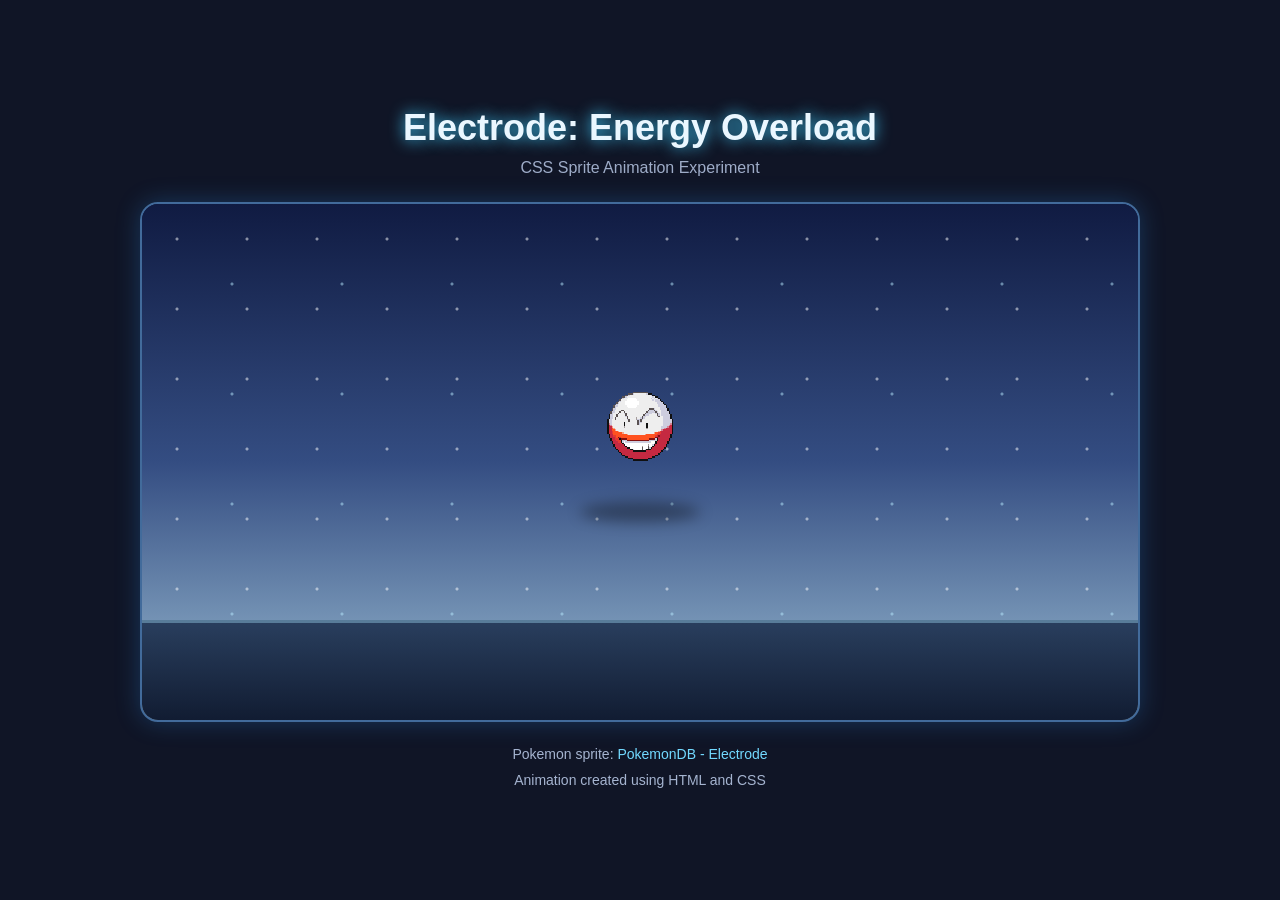
<file: Lr6/Lr6.html>
<!DOCTYPE html>
<html lang="uk">
<head>
    <meta charset="UTF-8">
    <meta name="viewport" content="width=device-width, initial-scale=1.0">

    <title>Laboratory 6 - Electrode Explosion</title>

    <link rel="stylesheet" href="Lr6.css">
</head>

<body>

<main class="page">

    <header class="header">
        <h1>Electrode: Energy Overload</h1>
        <p>CSS Sprite Animation Experiment</p>
    </header>

    <section class="stage">

        <!-- Animated sky -->
        <div class="sky"></div>

        <!-- Stars -->
        <div class="stars"></div>

        <!-- Moving clouds -->
        <div class="cloud cloud-one"></div>
        <div class="cloud cloud-two"></div>
        <div class="cloud cloud-three"></div>

        <!-- Electric atmosphere -->
        <div class="electricity electricity-one"></div>
        <div class="electricity electricity-two"></div>

        <!-- Pokemon -->
        <div class="pokemon-container">

            <div class="pokemon-shadow"></div>

            <div
                    class="pokemon-sprite"
                    role="img"
                    aria-label="Electrode charging and exploding">
            </div>

        </div>

        <!-- Explosion effects -->
        <div class="shockwave"></div>
        <div class="explosion-flash"></div>
        <div class="explosion-particles"></div>

        <!-- Ground -->
        <div class="ground"></div>

        <!-- Scene caption -->
        <div class="scene-caption">
            <span class="caption-normal">ENERGY DETECTED</span>
            <span class="caption-warning">WARNING: OVERLOAD!</span>
            <span class="caption-explosion">SELF-DESTRUCT!</span>
        </div>

    </section>

    <footer class="footer">
        <p>
            Pokemon sprite:
            <a href="https://pokemondb.net/pokedex/electrode"
               target="_blank"
               rel="noopener noreferrer">
                PokemonDB - Electrode
            </a>
        </p>

        <p>Animation created using HTML and CSS</p>
    </footer>

</main>

</body>
</html>
</file>
<file: style.css>
:root {
    --dark: #21243D;
    --primary: #FF6464;
    --light-blue: #EDF7FA;
    --gray: #8695A4;
    --border: #E0E0E0;
    --white: #FFFFFF;
    --container: 858px;
}

* {
    margin: 0;
    padding: 0;
    box-sizing: border-box;
}

html {
    scroll-behavior: smooth;
    scroll-padding-top: 80px;
}

body {
    font-family: 'Heebo', sans-serif;
    color: var(--dark);
    background: var(--white);
    font-size: 16px;
    line-height: 1.5;
}

a {
    color: inherit;
    text-decoration: none;
}

img {
    max-width: 100%;
    display: block;
}

.container {
    max-width: var(--container);
    width: calc(100% - 40px);
    margin: 0 auto;
}

/* HEADER */

.header {
    height: 82px;
    background: var(--white);
}

.header-container {
    max-width: 858px;
    height: 100%;
    display: flex;
    align-items: center;
    justify-content: space-between;
}

.logo {
    font-size: 27px;
    font-weight: 900;
    color: var(--primary);
}

.desktop-nav {
    display: flex;
    align-items: center;
    gap: 35px;
}

.desktop-nav a {
    font-size: 20px;
    font-weight: 500;
    color: #000;
    transition: color 0.2s;
}

.desktop-nav a:hover {
    color: var(--primary);
}

/* HERO */

.hero {
    min-height: 513px;
    display: flex;
    align-items: center;
    justify-content: space-between;
    gap: 35px;
    padding-top: 55px;
    padding-bottom: 75px;
}

.hero-content {
    max-width: 510px;
}

.hero-content h1 {
    font-size: 44px;
    font-weight: 700;
    line-height: 1.35;
    margin-bottom: 30px;
}

.hero-content p {
    font-size: 16px;
    line-height: 24px;
    margin-bottom: 30px;
}

.primary-button {
    display: inline-flex;
    align-items: center;
    justify-content: center;
    min-height: 47px;
    padding: 9px 20px;
    background: var(--primary);
    color: var(--white);
    font-size: 18px;
    font-weight: 500;
    border-radius: 2px;
    transition: background 0.2s, transform 0.2s;
}

.primary-button:hover {
    background: #e94f4f;
    transform: translateY(-2px);
}

.hero-image {
    position: relative;
    flex-shrink: 0;
    width: 243px;
    height: 243px;
    margin-right: 10px;
}

.image-circle {
    position: absolute;
    width: 243px;
    height: 243px;
    right: 15px;
    top: 13px;
    background: var(--light-blue);
    border-radius: 50%;
}

.hero-image img {
    position: relative;
    width: 243px;
    height: 243px;
    border-radius: 50%;
    object-fit: cover;
}

/* ==============================
   СПИСОК РОБІТ
============================== */

.recent-section {
    background: var(--light-blue);
    padding: 20px 0 35px;
}

.section-heading {
    display: flex;
    justify-content: space-between;
    align-items: center;
    margin-bottom: 15px;
}

.section-heading h2 {
    font-size: 22px;
    font-weight: 400;
}

.section-heading > a {
    color: #00A8CC;
    font-size: 16px;
}

.section-heading > a:hover {
    text-decoration: underline;
}

.recent-grid {
    display: grid;
    grid-template-columns: repeat(2, 1fr);
    gap: 20px;
}

.recent-card {
    background: var(--white);
    padding: 23px;
    min-height: 195px;
    border-radius: 4px;
    box-shadow: 0 4px 10px rgba(187, 225, 250, 0.25);
    transition: transform 0.2s, box-shadow 0.2s;
}

.recent-card:hover {
    transform: translateY(-3px);
    box-shadow: 0 7px 16px rgba(187, 225, 250, 0.5);
}

.recent-card h3 {
    font-size: 22px;
    line-height: 1.35;
    margin-bottom: 15px;
}

.recent-card h3 a:hover {
    color: var(--primary);
}

.recent-meta {
    display: flex;
    gap: 15px;
    margin-bottom: 12px;
    font-size: 15px;
    color: var(--dark);
}

.recent-meta span + span {
    border-left: 1px solid var(--dark);
    padding-left: 15px;
}

.recent-card p {
    font-size: 15px;
    line-height: 23px;
}

/* ПОРТФОЛІО */

.works-section {
    padding-top: 30px;
    padding-bottom: 60px;
}

.works-heading {
    font-size: 22px;
    font-weight: 400;
    margin-bottom: 25px;
}

.work-list {
    display: flex;
    flex-direction: column;
}

.work-item {
    display: grid;
    grid-template-columns: 246px 1fr;
    gap: 18px;
    padding: 0 0 25px;
    margin-bottom: 25px;
    border-bottom: 1px solid var(--border);
    scroll-margin-top: 90px;
}

.work-image {
    width: 246px;
    height: 180px;
    overflow: hidden;
    border-radius: 6px;
    background: var(--light-blue);
}

.work-image img {
    width: 100%;
    height: 100%;
    object-fit: cover;
    transition: transform 0.3s;
}

.work-image:hover img {
    transform: scale(1.05);
}

.work-content h3 {
    font-size: 27px;
    line-height: 1.35;
    font-weight: 700;
    margin-bottom: 12px;
}

.work-content h3 a:hover {
    color: var(--primary);
}

.work-meta {
    display: flex;
    align-items: center;
    gap: 20px;
    margin-bottom: 14px;
    color: var(--gray);
    font-size: 18px;
}

.work-year {
    display: inline-flex;
    align-items: center;
    justify-content: center;
    background: #142850;
    color: var(--white);
    font-size: 16px;
    font-weight: 900;
    padding: 1px 13px;
    border-radius: 16px;
}

.work-content p {
    font-size: 15px;
    line-height: 24px;
    margin-bottom: 10px;
}

.work-link {
    font-size: 14px;
    font-weight: 500;
    color: #00A8CC;
}

.work-link:hover {
    text-decoration: underline;
}

.footer {
    min-height: 182px;
    padding: 35px 20px 20px;
    display: flex;
    flex-direction: column;
    align-items: center;
    justify-content: center;
    text-align: center;
}

.social-links {
    display: flex;
    justify-content: center;
    align-items: center;
    gap: 40px;
    margin-bottom: 15px;
}

.social-links a {
    width: 32px;
    height: 32px;
    color: var(--dark);
    transition: color 0.2s, transform 0.2s;
}

.social-links a:hover {
    color: var(--primary);
    transform: translateY(-3px);
}

.social-links svg {
    width: 100%;
    height: 100%;
}

.footer-email {
    font-size: 14px;
    margin-bottom: 5px;
}

.footer-email a:hover {
    color: var(--primary);
}

.copyright {
    font-size: 14px;
    color: var(--dark);
}

/* МОБІЛЬНЕ ВИСУВНЕ МЕНЮ */

.mobile-menu {
    display: none;
}

.menu-toggle {
    width: 48px;
    height: 48px;
    border: none;
    border-radius: 50%;
    background: var(--dark);
    position: fixed;
    right: 15px;
    top: 18px;
    z-index: 1002;
    display: flex;
    flex-direction: column;
    justify-content: center;
    align-items: center;
    gap: 5px;
    cursor: pointer;
    box-shadow: 0 3px 12px rgba(0, 0, 0, 0.2);
    transition: background 0.2s, transform 0.3s;
}

.menu-toggle:hover {
    background: var(--primary);
}

.menu-toggle span {
    width: 21px;
    height: 2px;
    background: white;
    border-radius: 2px;
    transition: transform 0.3s, opacity 0.3s;
}

.menu-toggle.active span:first-child {
    transform: translateY(7px) rotate(45deg);
}

.menu-toggle.active span:nth-child(2) {
    opacity: 0;
}

.menu-toggle.active span:last-child {
    transform: translateY(-7px) rotate(-45deg);
}

.mobile-drawer {
    position: fixed;
    top: 76px;
    right: 15px;
    width: 230px;
    padding: 15px;
    background: var(--white);
    border-radius: 12px;
    box-shadow: 0 5px 25px rgba(33, 36, 61, 0.18);
    display: flex;
    flex-direction: column;
    gap: 5px;
    z-index: 1001;

    opacity: 0;
    visibility: hidden;
    transform: translateX(25px);
    transition: opacity 0.25s, visibility 0.25s, transform 0.25s;
}

.mobile-drawer.active {
    opacity: 1;
    visibility: visible;
    transform: translateX(0);
}

.mobile-drawer a {
    padding: 11px 12px;
    border-radius: 6px;
    font-size: 16px;
    font-weight: 500;
}

.mobile-drawer a:hover {
    background: var(--light-blue);
    color: var(--primary);
}

/* АДАПТАЦІЯ ДЛЯ ПЛАНШЕТІВ */

@media (max-width: 900px) {

    :root {
        --container: 720px;
    }

    .hero-content h1 {
        font-size: 36px;
    }

    .hero-image,
    .hero-image img,
    .image-circle {
        width: 200px;
        height: 200px;
    }

    .work-item {
        grid-template-columns: 220px 1fr;
    }

    .work-image {
        width: 220px;
        height: 165px;
    }

    .work-content h3 {
        font-size: 23px;
    }
}

/* МОБІЛЬНА ВЕРСІЯ */

@media (max-width: 600px) {

    html {
        scroll-padding-top: 20px;
    }

    .container {
        width: calc(100% - 36px);
    }

    .header {
        height: 55px;
    }

    .header-container {
        justify-content: flex-start;
    }

    .logo {
        font-size: 24px;
    }

    .desktop-nav {
        display: none;
    }

    .mobile-menu {
        display: block;
    }

    /* Hero */

    .hero {
        min-height: auto;
        flex-direction: column-reverse;
        justify-content: center;
        align-items: center;
        gap: 30px;
        padding-top: 30px;
        padding-bottom: 55px;
    }

    .hero-image,
    .hero-image img,
    .image-circle {
        width: 171px;
        height: 171px;
    }

    .hero-image {
        margin: 0;
    }

    .image-circle {
        right: 8px;
        top: 9px;
    }

    .hero-content {
        max-width: 100%;
        text-align: center;
    }

    .hero-content h1 {
        font-size: 32px;
        line-height: 40px;
        margin-bottom: 20px;
    }

    .hero-content p {
        font-size: 16px;
        line-height: 24px;
        margin-bottom: 25px;
    }

    .primary-button {
        font-size: 18px;
    }

    /* Список робіт */

    .recent-section {
        padding: 15px 0 25px;
    }

    .section-heading {
        justify-content: center;
        margin-bottom: 15px;
    }

    .section-heading h2 {
        font-size: 18px;
    }

    .section-heading > a {
        display: none;
    }

    .recent-grid {
        grid-template-columns: 1fr;
        gap: 15px;
    }

    .recent-card {
        min-height: auto;
        padding: 18px;
    }

    .recent-card h3 {
        font-size: 22px;
        margin-bottom: 12px;
    }

    .recent-card p {
        font-size: 15px;
    }

    /* Портфоліо */

    .works-section {
        padding-top: 25px;
        padding-bottom: 30px;
    }

    .works-heading {
        text-align: center;
        font-size: 18px;
        margin-bottom: 25px;
    }

    .work-item {
        display: flex;
        flex-direction: column;
        gap: 15px;
        padding-bottom: 20px;
        margin-bottom: 20px;
    }

    .work-image {
        width: 100%;
        height: auto;
        aspect-ratio: 16 / 10;
    }

    .work-content h3 {
        font-size: 24px;
        line-height: 30px;
        margin-bottom: 10px;
    }

    .work-meta {
        font-size: 16px;
        gap: 15px;
        margin-bottom: 12px;
    }

    .work-year {
        font-size: 16px;
    }

    .work-content p {
        font-size: 15px;
        line-height: 24px;
    }

    /* Footer */

    .footer {
        min-height: 182px;
        padding-top: 30px;
    }

    .social-links {
        gap: 35px;
        margin-bottom: 15px;
    }

    .copyright {
        font-size: 13px;
    }
}

/* МАЛЕНЬКІ ЕКРАНИ */

@media (max-width: 360px) {

    .hero-content h1 {
        font-size: 28px;
    }

    .recent-card {
        padding: 15px;
    }

    .work-content h3 {
        font-size: 21px;
    }

    .menu-toggle {
        width: 44px;
        height: 44px;
    }
}
</file>
<file: lab7-new-year-card/css/style.css>
* {
    box-sizing: border-box;
}

html {
    min-width: 320px;
    min-height: 100%;
}

body {
    margin: 0;
    font-family: "Trebuchet MS", "Segoe UI", sans-serif;
}

button {
    font: inherit;
}

[hidden] {
    display: none !important;
}

/* PAGE */

.page {
    min-height: 100vh;
    display: grid;
    place-items: center;
    padding: 32px 18px;
    color: #ffffff;
    background:
            radial-gradient(ellipse at 50% 0%, rgba(57, 91, 143, 0.5), transparent 48%),
            linear-gradient(145deg, #050d20, #08152f 55%, #101f3c);
}

/* POSTCARD */

.postcard {
    position: relative;
    isolation: isolate;
    width: min(100%, 760px);
    min-height: 850px;
    overflow: hidden;
    padding: 54px clamp(22px, 6vw, 64px) 34px;
    border: 1px solid rgba(255, 255, 255, 0.2);
    border-radius: 28px;
    background:
            radial-gradient(ellipse at 50% 72%, rgba(36, 74, 112, 0.72), transparent 45%),
            linear-gradient(180deg, #10264a 0%, #0b1b38 58%, #10294a 100%);
    box-shadow: 0 24px 80px rgba(0, 0, 0, 0.38);
}

.postcard::before,
.postcard::after {
    position: absolute;
    z-index: -1;
    content: "";
    border: 1px solid rgba(246, 213, 138, 0.25);
    border-radius: 50%;
    pointer-events: none;
}

.postcard::before {
    width: 460px;
    height: 460px;
    top: -310px;
    left: calc(50% - 230px);
}

.postcard::after {
    width: 540px;
    height: 540px;
    top: -350px;
    left: calc(50% - 270px);
}

.postcard__stars {
    position: absolute;
    inset: 0;
    z-index: -1;
    opacity: 0.7;
    background-image:
            radial-gradient(2px 2px at 12% 18%, #ffffff 98%, transparent),
            radial-gradient(1px 1px at 82% 13%, #ffffff 98%, transparent),
            radial-gradient(2px 2px at 91% 39%, #f6d58a 98%, transparent),
            radial-gradient(1px 1px at 23% 43%, #ffffff 98%, transparent),
            radial-gradient(2px 2px at 72% 51%, #ffffff 98%, transparent),
            radial-gradient(1px 1px at 7% 62%, #f6d58a 98%, transparent);
}

.postcard__header,
.postcard__footer {
    position: relative;
    z-index: 2;
    text-align: center;
}

.postcard__eyebrow {
    margin: 0 0 15px;
    color: #f6d58a;
    font-size: 0.72rem;
    font-weight: 700;
    letter-spacing: 0.34em;
    text-transform: uppercase;
}

.postcard__title {
    margin: 0;
    font-family: Georgia, "Times New Roman", serif;
    font-size: clamp(3.6rem, 10vw, 6.3rem);
    font-weight: 400;
    line-height: 0.88;
    letter-spacing: -0.055em;
    text-shadow: 0 5px 24px rgba(0, 0, 0, 0.25);
}

.postcard__title-accent {
    color: #f6d58a;
    font-style: italic;
}

.postcard__subtitle {
    max-width: 390px;
    margin: 22px auto 0;
    color: rgba(223, 243, 255, 0.82);
    font-size: 0.95rem;
    line-height: 1.6;
    letter-spacing: 0.04em;
}

.postcard__footer-text {
    margin: 0 0 19px;
    color: rgba(223, 243, 255, 0.78);
    font-size: 0.76rem;
    letter-spacing: 0.2em;
    text-transform: uppercase;
}

.postcard__signature {
    margin: 23px 0 0;
    color: rgba(246, 213, 138, 0.82);
    font-family: Georgia, "Times New Roman", serif;
    font-size: 0.95rem;
    font-style: italic;
}

/* SNOW */

.snow {
    position: absolute;
    inset: 0;
    z-index: 1;
    overflow: hidden;
    pointer-events: none;
}

.snow__flake {
    position: absolute;
    top: -12px;
    width: 5px;
    height: 5px;
    border-radius: 50%;
    background: rgba(255, 255, 255, 0.9);
    box-shadow: 0 0 9px rgba(223, 243, 255, 0.8);
    animation: snowfall 9s linear infinite;
}

.snow__flake--one {
    left: 8%;
    animation-delay: -1s;
    animation-duration: 8s;
}

.snow__flake--two {
    left: 19%;
    animation-delay: -5s;
    animation-duration: 11s;
    transform: scale(0.7);
}

.snow__flake--three {
    left: 31%;
    animation-delay: -3s;
    animation-duration: 7s;
}

.snow__flake--four {
    left: 43%;
    animation-delay: -7s;
    animation-duration: 12s;
    transform: scale(0.6);
}

.snow__flake--five {
    left: 55%;
    animation-delay: -2s;
    animation-duration: 9s;
}

.snow__flake--six {
    left: 66%;
    animation-delay: -6s;
    animation-duration: 10s;
    transform: scale(0.8);
}

.snow__flake--seven {
    left: 76%;
    animation-delay: -4s;
    animation-duration: 8s;
}

.snow__flake--eight {
    left: 88%;
    animation-delay: -8s;
    animation-duration: 12s;
    transform: scale(0.6);
}

.snow__flake--nine {
    left: 95%;
    animation-delay: -2s;
    animation-duration: 10s;
}

.snow__flake--ten {
    left: 25%;
    animation-delay: -9s;
    animation-duration: 13s;
    transform: scale(0.5);
}

.snow__flake--eleven {
    left: 70%;
    animation-delay: -1s;
    animation-duration: 7s;
    transform: scale(0.5);
}

.snow__flake--twelve {
    left: 49%;
    animation-delay: -4s;
    animation-duration: 10s;
    transform: scale(0.7);
}

@keyframes snowfall {
    from {
        translate: 0 -20px;
    }

    to {
        translate: 35px 900px;
    }
}

/* WINTER SCENE */

.winter-scene {
    position: relative;
    height: 355px;
    margin: 4px -30px 0;
}

.moon {
    position: absolute;
    top: 18px;
    right: 17%;
    width: 76px;
    height: 76px;
    border-radius: 50%;
    background: #fff3cf;
    box-shadow:
            0 0 28px rgba(255, 231, 174, 0.3),
            0 0 75px rgba(255, 231, 174, 0.15);
}

.hill {
    position: absolute;
    right: -10%;
    bottom: 0;
    left: -10%;
    height: 130px;
    border-radius: 50% 50% 0 0 / 35% 35% 0 0;
}

.hill--back {
    bottom: 30px;
    background: linear-gradient(180deg, #d8eafa, #9bbbd7);
    transform: rotate(-5deg);
}

.hill--front {
    height: 100px;
    background: linear-gradient(180deg, #f5fbff, #c6dff1);
    transform: rotate(4deg);
}

/* CHRISTMAS TREE */

.tree {
    position: absolute;
    bottom: 60px;
    width: 180px;
    height: 270px;
}

.tree--main {
    left: calc(50% - 90px);
    z-index: 1;
}

.tree--small {
    left: 12%;
    bottom: 42px;
    width: 110px;
    height: 175px;
    opacity: 0.85;
    transform: scale(0.78);
    transform-origin: bottom center;
}

.tree__top,
.tree__middle,
.tree__bottom {
    position: absolute;
    left: 50%;
    width: 0;
    height: 0;
    border-right: 75px solid transparent;
    border-bottom: 115px solid #176b59;
    border-left: 75px solid transparent;
    filter: drop-shadow(0 7px 0 rgba(5, 48, 47, 0.18));
    transform: translateX(-50%);
}

.tree__top {
    top: 0;
    border-right-width: 48px;
    border-bottom-width: 88px;
    border-left-width: 48px;
    border-bottom-color: #25836a;
}

.tree__middle {
    top: 55px;
    border-right-width: 68px;
    border-bottom-width: 105px;
    border-left-width: 68px;
}

.tree__bottom {
    top: 112px;
    border-right-width: 88px;
    border-bottom-width: 120px;
    border-left-width: 88px;
    border-bottom-color: #0d493f;
}

.tree__trunk {
    position: absolute;
    bottom: 0;
    left: calc(50% - 12px);
    width: 24px;
    height: 38px;
    background: #76513d;
}

.tree__star {
    position: absolute;
    top: -22px;
    left: 50%;
    color: #f6d58a;
    font-size: 35px;
    text-shadow: 0 0 15px rgba(246, 213, 138, 0.8);
    transform: translateX(-50%);
}

.tree__ornament {
    position: absolute;
    z-index: 2;
    width: 12px;
    height: 12px;
    border-radius: 50%;
    background: #f6d58a;
    box-shadow: 0 0 12px rgba(246, 213, 138, 0.7);
}

.tree__ornament--one {
    top: 102px;
    left: 47px;
}

.tree__ornament--two {
    top: 164px;
    right: 35px;
    width: 15px;
    height: 15px;
    background: #d96c69;
}

.tree__ornament--three {
    top: 213px;
    left: 75px;
    width: 10px;
    height: 10px;
}

/* GIFTS */

.gift {
    position: absolute;
    z-index: 2;
    bottom: 39px;
    width: 52px;
    height: 42px;
    border-radius: 3px;
    background: #b94e57;
    box-shadow: 0 5px 12px rgba(18, 37, 57, 0.2);
}

.gift::before {
    position: absolute;
    top: -7px;
    left: -4px;
    width: 60px;
    height: 10px;
    border-radius: 2px;
    background: #d56b70;
    content: "";
}

.gift span {
    position: absolute;
    top: 0;
    left: 22px;
    width: 8px;
    height: 42px;
    background: #f6d58a;
}

.gift--one {
    left: 54%;
}

.gift--two {
    left: 66%;
    bottom: 31px;
    width: 42px;
    height: 34px;
    background: #315f83;
    transform: rotate(7deg);
}

.gift--two::before {
    width: 50px;
}

.gift--two span {
    left: 17px;
    height: 34px;
}

/* WISH BUTTON */

.wish-button {
    display: inline-flex;
    align-items: center;
    gap: 13px;
    padding: 13px 21px;
    border: 1px solid rgba(246, 213, 138, 0.72);
    border-radius: 999px;
    color: #f6d58a;
    background: rgba(255, 255, 255, 0.04);
    cursor: pointer;
    transition:
            color 220ms ease,
            background 220ms ease,
            transform 220ms ease,
            box-shadow 220ms ease;
}

.wish-button:hover {
    color: #08152f;
    background: #f6d58a;
    box-shadow: 0 0 25px rgba(246, 213, 138, 0.2);
    transform: translateY(-2px);
}

.wish-button:focus-visible {
    outline: 3px solid #ffffff;
    outline-offset: 4px;
}

.wish-button__label {
    font-size: 0.82rem;
    letter-spacing: 0.04em;
}

.wish-button__icon {
    font-size: 1.15rem;
}

/* WISH TEXT */

.wish {
    max-width: 430px;
    margin: 22px auto 0;
    color: #dff3ff;
    font-family: Georgia, "Times New Roman", serif;
    font-size: 1.05rem;
    line-height: 1.7;
    animation: wish-appear 450ms ease both;
}

@keyframes wish-appear {
    from {
        opacity: 0;
        transform: translateY(8px);
    }

    to {
        opacity: 1;
        transform: translateY(0);
    }
}

/* RESPONSIVE */

@media (max-width: 520px) {
    .postcard {
        min-height: 790px;
        padding-top: 42px;
        border-radius: 20px;
    }

    .postcard__eyebrow {
        font-size: 0.62rem;
    }

    .postcard__subtitle {
        font-size: 0.85rem;
    }

    .postcard__footer-text {
        font-size: 0.64rem;
        letter-spacing: 0.13em;
    }

    .winter-scene {
        height: 320px;
        margin-right: -20px;
        margin-left: -20px;
    }

    .tree--small {
        left: 2%;
    }

    .gift--one {
        left: 59%;
    }

    .gift--two {
        left: 73%;
    }
}
</file>
<file: Pr2.css>
body {
    font-family: Georgia, "Times New Roman", serif;
    background-color: #e8eef2;
    color: #1f2933;
    margin: 0;
    padding: 2rem 1rem;
    line-height: 1.5;
}

h1 {
    text-align: center;
}

form {
    /* a. Колір фону та тексту */
    background-color: #ffffff;
    color: #1f2933;

    /* b. Ширина та внутрішні відступи */
    width: 420px;
    max-width: 100%;
    padding: 24px 32px;
    box-sizing: border-box;

    /* c. Закруглені кути */
    border-radius: 12px;

    /* d. Тінь */
    box-shadow: 0 8px 24px rgba(31, 41, 51, 0.18);

    /* e. Позиціювання */
    position: relative;
    top: 10px;
    margin: 0 auto;
}

form > div {
    margin-bottom: 1rem;
}

label {
    display: block;
    margin-bottom: 0.25rem;
}

input[type="text"],
input[type="email"],
input[type="password"],
input[type="date"],
select {
    width: 100%;
    padding: 0.5rem;
    box-sizing: border-box;
    font: inherit;
    border: 1px solid #b8c2cc;
    border-radius: 6px;
}

input:focus,
select:focus {
    outline: 2px solid #2f6f9f;
    outline-offset: 1px;
}

input[type="submit"] {
    padding: 0.6rem 1.5rem;
    font: inherit;
    color: #ffffff;
    background-color: #2f6f9f;
    border: none;
    border-radius: 6px;
    cursor: pointer;
}

input[type="submit"]:hover {
    background-color: #245a82;
}
</file>
<file: Lr2.css>
/* 1. Перший елемент li — жирний */
li:first-child {
    font-weight: bold;
}

/* 2. Усі a, які є останніми дочірніми — червоні */
a:last-child:not(:only-child),
li:last-child > a {
    color: red;
}

/* 3. Вимкнені input — сірий фон */
input:disabled {
    background-color: gray;
}

/* 4. p — прямі діти div — напівжирний */
div > p {
    font-weight: 600;
}

/* 5. Елементи з href, що починається з https — зелені */
a[href^="https"] {
    color: green;
}

/* 6. input type=text — рамка 1px solid blue */
input[type="text"] {
    border: 1px solid blue;
}

/* 7. li — перші або останні діти — шрифт 24px */
li:first-child,
li:last-child {
    font-size: 24px;
}

/* 8. p — нащадки div — шрифт 16px */
div p {
    font-size: 16px;
}

/* 9. input:checked — світло-блакитний фон */
input:checked {
    background-color: lightblue;
}

/* 10. a — прямі діти li — підкреслені */
li > a {
    text-decoration: underline;
}

/* 11. Парні li — жирний */
li:nth-child(even) {
    font-weight: bold;
}

/* 12. input type=text, не disabled — сірий фон */
input[type="text"]:not(:disabled) {
    background-color: gray;
}

/* 13. p — перші діти батька — шрифт 24px */
p:first-child {
    font-size: 24px;
}

/* 14. li одразу після .special — перекреслений */
.special + li {
    text-decoration: line-through;
}

/* 15. Перша літера кожного p — 36px */
p::first-letter {
    font-size: 36px;
}

/* 16. ::after для кожного a зі вмістом ↗ */
a::after {
    content: "↗";
}
</file>
<file: Lr3.css>
*,
*::before,
*::after {
    box-sizing: border-box;
}

:root {
    --bg: #ffffff;
    --text: #0f0f0f;
    --text-secondary: #606060;
    --hover: #f2f2f2;
    --chip: #f2f2f2;
    --red: #ff0000;
    --header-h: 56px;
    --sidebar-w: 240px;
    --gap: 16px;
}

body {
    margin: 0;
    height: 100vh;
    display: flex;
    flex-direction: column;
    font-family: "Roboto", "Arial", sans-serif;
    font-size: 14px;
    color: var(--text);
    background: var(--bg);
}

a {
    color: inherit;
    text-decoration: none;
}

h2, h3, p {
    margin: 0;
}

button {
    font: inherit;
    color: inherit;
    border: none;
    background: none;
    cursor: pointer;
}

/* ===== Flex рядок для шапки ===== */
.header {
    flex: 0 0 var(--header-h);
    display: flex;
    justify-content: space-between;
    align-items: center;
    padding: 0 16px;
    background: var(--bg);
}

.header__left {
    display: flex;
    align-items: center;
    gap: 16px;
    flex: 0 0 var(--sidebar-w);
}

.header__right {
    display: flex;
    align-items: center;
    justify-content: flex-end;
    gap: 12px;
    flex: 0 0 var(--sidebar-w);
}

.icon-btn {
    display: flex;
    justify-content: center;
    align-items: center;
    width: 40px;
    height: 40px;
    border-radius: 50%;
    font-size: 20px;
}

.icon-btn:hover {
    background: var(--hover);
}

.icon-btn--gray {
    background: var(--chip);
}

.logo {
    display: flex;
    align-items: center;
    gap: 4px;
}

.logo__icon {
    display: flex;
    justify-content: center;
    align-items: center;
    width: 30px;
    height: 21px;
    border-radius: 6px;
    background: var(--red);
    color: #fff;
    font-size: 11px;
}

.logo__text {
    font-size: 20px;
    font-weight: 700;
    letter-spacing: -1px;
}

.logo__country {
    align-self: flex-start;
    font-size: 10px;
    color: var(--text-secondary);
}

.search {
    flex: 0 1 720px;
    display: flex;
    align-items: center;
    gap: 12px;
    margin: 0 16px;
}

.search__input {
    flex: 1;
    min-width: 0;
    height: 40px;
    padding: 0 16px;
    border: 1px solid #ccc;
    border-right: none;
    border-radius: 20px 0 0 20px;
    font-size: 16px;
    outline: none;
}

.search__input:focus {
    border-color: #1c62b9;
}

.search__btn {
    flex: 0 0 64px;
    height: 40px;
    margin-left: -12px;
    border: 1px solid #ccc;
    border-radius: 0 20px 20px 0;
    background: #f8f8f8;
    font-size: 16px;
}

.search__mic {
    flex: 0 0 40px;
}

.create-btn {
    display: flex;
    align-items: center;
    gap: 6px;
    height: 36px;
    padding: 0 16px;
    border-radius: 18px;
    background: var(--chip);
    font-weight: 500;
}

.create-btn:hover {
    background: #e5e5e5;
}

.create-btn__plus {
    font-size: 22px;
    line-height: 1;
}

.avatar {
    display: flex;
    justify-content: center;
    align-items: center;
    flex: 0 0 32px;
    height: 32px;
    border-radius: 50%;
    background: #8a4f4f;
    color: #fff;
    font-size: 16px;
}

.layout {
    flex: 1;
    display: flex;
    min-height: 0;
}

/* ===== Flex колонка для бічного меню ===== */
.sidebar {
    flex: 0 0 var(--sidebar-w);
    display: flex;
    flex-direction: column;
    padding: 0 12px;
    overflow-y: auto;
}

.sidebar__section {
    display: flex;
    flex-direction: column;
    padding: 12px 0;
    border-bottom: 1px solid #e5e5e5;
}

.sidebar__section--last {
    border-bottom: none;
}

.sidebar__title {
    display: flex;
    align-items: center;
    gap: 6px;
    padding: 6px 12px 8px;
    font-size: 16px;
    font-weight: 500;
}

.nav-item {
    display: flex;
    align-items: center;
    gap: 24px;
    height: 40px;
    padding: 0 12px;
    border-radius: 10px;
    white-space: nowrap;
}

.nav-item:hover {
    background: var(--hover);
}

.nav-item--active {
    background: var(--hover);
    font-weight: 500;
}

.nav-item__icon {
    display: flex;
    justify-content: center;
    align-items: center;
    flex: 0 0 24px;
    font-size: 18px;
}

.nav-item__icon--red {
    color: var(--red);
}

.nav-item__avatar {
    flex: 0 0 24px;
    height: 24px;
    border-radius: 50%;
}

.nav-item__avatar--blue  { background: #2b6cb0; }
.nav-item__avatar--dark  { background: #3a2f3a; }
.nav-item__avatar--green { background: #22a55a; }
.nav-item__avatar--brown { background: #a08a70; }

.content {
    flex: 1;
    display: flex;
    flex-direction: column;
    min-width: 0;
    padding: 0 24px 24px;
    overflow-y: auto;
}

/* Категорії */
.chips {
    display: flex;
    gap: 12px;
    padding: 12px 0;
    overflow-x: auto;
    flex: 0 0 auto;
    position: sticky;
    top: 0;
    background: var(--bg);
    z-index: 1;
}

.chip {
    flex: 0 0 auto;
    height: 32px;
    padding: 0 12px;
    border-radius: 8px;
    background: var(--chip);
    font-weight: 500;
    white-space: nowrap;
}

.chip:hover {
    background: #e5e5e5;
}

.chip--active {
    background: var(--text);
    color: #fff;
}

.chip--active:hover {
    background: #272727;
}

/* ===== Flex wrap для відео ===== */
.videos {
    display: flex;
    flex-wrap: wrap;
    align-items: flex-start;
    gap: 32px var(--gap);
    margin-top: 8px;
}

.video {
    flex: 1 1 calc(33.333% - var(--gap));
    min-width: 280px;
    display: flex;
    flex-direction: column;
    gap: 12px;
}

.video__thumb {
    position: relative;
    display: flex;
    justify-content: center;
    align-items: center;
    aspect-ratio: 16 / 9;
    border-radius: 12px;
    overflow: hidden;
    padding: 12px;
    text-align: center;
}

.thumb__text {
    font-size: 32px;
    font-weight: 900;
    line-height: 1.1;
    color: #fff;
    text-shadow: 0 2px 6px rgba(0, 0, 0, 0.35);
}

.video__time {
    position: absolute;
    right: 8px;
    bottom: 8px;
    padding: 1px 4px;
    border-radius: 4px;
    background: rgba(0, 0, 0, 0.8);
    color: #fff;
    font-size: 12px;
    font-weight: 500;
}

.thumb--purple { background: linear-gradient(135deg, #4b1c9c, #8a3fd1); }
.thumb--blue   { background: linear-gradient(135deg, #3b6fa8, #8fb7dc); }
.thumb--black  { background: #121212; }
.thumb--yellow { background: linear-gradient(135deg, #f2e94e, #f4c542); }
.thumb--yellow .thumb__text { color: #111; text-shadow: none; }
.thumb--red    { background: linear-gradient(135deg, #7d1d1d, #d44a3a); }
.thumb--dark   { background: linear-gradient(135deg, #222, #555); }
.thumb--pink   { background: linear-gradient(135deg, #3b6fd1, #ee8fb5); }
.thumb--gray   { background: linear-gradient(135deg, #8d7b72, #d9cfc9); }

.video__info {
    display: flex;
    align-items: flex-start;
    gap: 12px;
}

.video__avatar {
    flex: 0 0 40px;
    height: 40px;
    border-radius: 50%;
}

.avatar--orange { background: #f58a2d; }
.avatar--teal   { background: #2f8f8f; }
.avatar--dark   { background: #2a2230; }
.avatar--blue   { background: #3a5fcd; }
.avatar--green  { background: #3c9a5f; }
.avatar--brown  { background: #8a6a50; }

.video__text {
    flex: 1;
    display: flex;
    flex-direction: column;
    gap: 2px;
    min-width: 0;
}

.video__title {
    font-size: 18px;
    font-weight: 500;
    line-height: 1.35;
    display: -webkit-box;
    -webkit-line-clamp: 2;
    -webkit-box-orient: vertical;
    overflow: hidden;
}

.video__meta {
    font-size: 14px;
    color: var(--text-secondary);
}

.video__meta--dub {
    font-size: 13px;
}

.video__meta b {
    color: var(--text);
}

.dots {
    flex: 0 0 24px;
    height: 24px;
    font-size: 20px;
    line-height: 1;
}

.video__actions {
    display: flex;
    gap: 8px;
}

.btn {
    flex: 1;
    height: 36px;
    border-radius: 18px;
    font-weight: 500;
}

.btn--light {
    background: var(--chip);
}

.btn--dark {
    background: var(--text);
    color: #fff;
}

/* ===== SHORTS ===== */
.shorts {
    display: flex;
    flex-direction: column;
    gap: 16px;
    margin-top: 40px;
}

.shorts__header {
    display: flex;
    justify-content: space-between;
    align-items: center;
}

.shorts__title {
    display: flex;
    align-items: center;
    gap: 8px;
    font-size: 20px;
    font-weight: 700;
}

.shorts__icon {
    color: var(--red);
}

.shorts__list {
    display: flex;
    gap: var(--gap);
}

.short {
    flex: 1 1 0;
    min-width: 0;
    display: flex;
    align-items: flex-end;
    aspect-ratio: 9 / 16;
    padding: 12px;
    border-radius: 12px;
    color: #fff;
    font-weight: 500;
}

.short__title {
    text-shadow: 0 1px 4px rgba(0, 0, 0, 0.5);
}

@media (max-width: 900px) {
    .sidebar,
    .header__left .logo__country {
        display: none;
    }

    .header__left,
    .header__right {
        flex-basis: auto;
    }

    .video {
        flex-basis: calc(50% - var(--gap));
    }

    .shorts__list {
        overflow-x: auto;
    }

    .short {
        flex: 0 0 160px;
    }
}

@media (max-width: 560px) {
    .create-btn span:last-child {
        display: none;
    }

    .video {
        flex-basis: 100%;
    }
}
</file>
<file: Lr4.css>
* {
    margin: 0;
    padding: 0;
    box-sizing: border-box;
}

body {
    min-height: 100vh;
    padding: 30px;

    background-color: #f5f5f5;

    font-family: 'Montserrat', sans-serif;

    display: flex;
    justify-content: center;
    align-items: center;
}

.planner {
    width: 100%;
    max-width: 1200px;
    min-width: 650px;

    aspect-ratio: 1.5 / 1;

    display: grid;

    grid-template-columns: 27.5% repeat(3, 1fr);

    grid-template-rows: 11% 44% 45%;

    grid-template-areas:
        "header header header header"
        "sidebar monday tuesday wednesday"
        "sidebar thursday friday weekend";

    background-color: white;

    border: 4px solid #c7c7c7;
    border-bottom: 12px solid #999;
}

.header {
    grid-area: header;

    display: grid;

    grid-template-columns: 1.1fr 2fr 1fr;

    align-items: center;

    gap: 15px;

    padding: 5px 15px;

    border-bottom: 1px solid #999;
}

.header-title {
    font-family: 'Oswald', sans-serif;

    font-size: clamp(24px, 4vw, 42px);

    font-weight: 400;

    white-space: nowrap;

    color: #333;
}

.header-info {
    display: flex;

    align-items: center;

    gap: 15px;
}

.header-info > div {
    display: flex;

    align-items: center;

    gap: 5px;

    flex: 1;

    min-width: 0;
}

.header-info label {
    font-size: 10px;

    font-weight: 700;

    white-space: nowrap;
}

.header-info input {
    width: 100%;
    min-width: 0;

    border: none;
    border-bottom: 1px solid #999;

    outline: none;

    font-family: inherit;
    font-size: 11px;

    background: transparent;
}

.header-info input:focus {
    border-bottom: 2px solid #555;
}

.header-status {
    display: flex;

    flex-direction: column;

    align-items: flex-end;

    gap: 4px;
}

.header-status label {
    display: flex;

    align-items: center;

    gap: 5px;

    font-size: 9px;

    font-weight: 700;

    white-space: nowrap;

    cursor: pointer;
}

.sidebar {
    grid-area: sidebar;

    padding: 15px 20px;

    border-right: 1px solid #999;

    display: flex;

    flex-direction: column;

    min-width: 0;
}

.task-section h3 {
    font-size: 11px;

    font-weight: 700;

    margin-bottom: 5px;
}

.task-list {
    display: flex;

    flex-direction: column;
}

.task {
    height: 25px;

    display: flex;

    align-items: center;

    gap: 5px;

    min-width: 0;
}

.check-label {
    display: flex;

    align-items: center;
    justify-content: center;

    flex-shrink: 0;

    cursor: pointer;
}

.task input[type="checkbox"] {
    width: 11px;
    height: 11px;

    cursor: pointer;

    accent-color: #555;
}

.task-input {
    display: flex;

    flex: 1;

    height: 100%;

    min-width: 0;
}

.task input[type="text"] {
    width: 100%;

    height: 100%;

    min-width: 0;

    border: none;
    border-bottom: 1px solid #aaa;

    outline: none;

    background: transparent;

    font-family: 'Montserrat', sans-serif;

    font-size: 11px;
}

.task input[type="text"]:focus {
    border-bottom: 2px solid #555;
}

.goals {
    margin-bottom: 12px;
}

.everything {
    margin-bottom: 12px;
}

.next-week {
    margin-top: 0;
}

.day {
    display: flex;

    flex-direction: column;

    min-width: 0;
    min-height: 0;

    padding: 5px 10px;

    border-right: 1px solid #999;
    border-bottom: 1px solid #999;
}

.monday {
    grid-area: monday;
}

.tuesday {
    grid-area: tuesday;
}

.wednesday {
    grid-area: wednesday;

    border-right: none;
}

.thursday {
    grid-area: thursday;
}

.friday {
    grid-area: friday;
}

.day-title {
    position: relative;

    display: flex;

    justify-content: center;
    align-items: center;

    min-height: 22px;
}

.day-title h3 {
    font-size: 11px;

    font-weight: 700;

    letter-spacing: 0.5px;
}

.day-title label {
    position: absolute;

    right: 5px;

    display: flex;

    align-items: center;

    cursor: pointer;
}

.day-title input[type="checkbox"] {
    width: 11px;
    height: 11px;

    cursor: pointer;

    accent-color: #555;
}

.day textarea {
    width: 100%;

    height: 100%;

    flex: 1;

    resize: none;

    border: none;

    outline: none;

    background: transparent;

    font-family: 'Montserrat', sans-serif;

    font-size: 12px;

    line-height: 1.7;

    padding: 8px 3px;
}

.day textarea:focus {
    background-color: #fafafa;
}

.weekend {
    grid-area: weekend;

    display: grid;

    grid-template-rows: 1fr 1fr;

    min-height: 0;
    min-width: 0;
}

.saturday {
    border-right: none;
}

.sunday {
    border-right: none;

    border-bottom: none;
}

.visually-hidden {
    position: absolute;

    width: 1px;
    height: 1px;

    padding: 0;
    margin: -1px;

    overflow: hidden;

    clip: rect(0, 0, 0, 0);

    white-space: nowrap;

    border: 0;
}


@media (max-width: 900px) {

    body {
        padding: 15px;

        align-items: flex-start;
    }

    .planner {
        aspect-ratio: auto;

        min-height: 650px;

        grid-template-rows:
            75px
            minmax(500px, 1fr)
            minmax(500px, 1fr);
    }

    .header {
        grid-template-columns: 1fr 1.5fr 1fr;

        gap: 8px;

        padding: 5px 8px;
    }

    .header-title {
        font-size: 26px;
    }

    .sidebar {
        padding: 10px;
    }

    .task {
        height: 22px;
    }

    .day {
        padding: 5px;
    }
}


@media (max-width: 680px) {

    body {
        padding: 8px;

        overflow-x: auto;
    }

    .planner {
        min-width: 650px;
    }
}
</file>
<file: Pr4.css>
:root {
    --blue: #0057b8;
    --yellow: #ffd500;
    --ink: #0a1020;
    --key: #151922;
    --key-mod: #2c3446;
    --label: #f4f6fb;
    --label-ua: #36c8ff;
    --u: clamp(22px, 4.1vw, 58px); /* розмір 1 клавіші */
}

* { box-sizing: border-box; }

body {
    margin: 0;
    font-family: "Exo 2", system-ui, sans-serif;
    color: var(--label);
    background: var(--ink);
}

/* Розмітка  (grid-template-areas) */
.page {
    min-height: 100vh;
    display: grid;
    grid-template-areas:
    "head"
    "board";
    grid-template-rows: auto 1fr;
    gap: 24px;
    padding: 24px clamp(12px, 3vw, 40px);
    /* синьо-жовтий фон як прапор */
    background:
            linear-gradient(180deg, var(--blue) 0 50%, var(--yellow) 50% 100%) no-repeat left top / 100% 70vh,
            var(--ink);
}
.page__head {
    grid-area: head;
    display: flex;
    justify-content: space-between;
    align-items: baseline;
    flex-wrap: wrap;
    gap: 12px;
}
.page__head p {
    margin: 0;
    font-weight: 700;
    color: var(--yellow);
    text-shadow: 0 2px 0 rgba(0, 0, 0, .4);
}
.page__board {
    grid-area: board;
    overflow-x: auto;
    padding: 8px 0 32px;
    display: grid;
    place-items: center;
}

h1 {
    margin: 0;
    font-family: "Russo One", sans-serif;
    font-size: clamp(28px, 4vw, 44px);
    font-weight: 400;
    text-shadow: 0 3px 0 rgba(0, 0, 0, .35);
}

.keyboard {
    --gap: 3px;
    width: calc(var(--u) * 23.1);
    display: grid;
    grid-template-columns: repeat(90, 1fr); /* Клавіатурні гріди */
    grid-template-rows: var(--u) calc(var(--u) * .45);
    grid-auto-rows: var(--u);
    padding: calc(var(--u) * .3);
    border-radius: calc(var(--u) * .35);
    background: #0c0f16;
    box-shadow:
            0 30px 60px rgba(0, 0, 0, .55),
            0 0 0 2px #2b3243,
            inset 0 2px 0 rgba(255, 255, 255, .08);
}

/* Ширина (гріди) */
.w4  { grid-column: span 4; }
.w5  { grid-column: span 5; }
.w6  { grid-column: span 6; }
.w7  { grid-column: span 7; }
.w8  { grid-column: span 8; }
.w9  { grid-column: span 9; }
.w11 { grid-column: span 11; }
.w25 { grid-column: span 25; }
/* Висота(гріди)) */
.h2  { grid-row: span 2; }

/* Порожні проміжки у грідах */
.s1  { grid-column: span 1; }
.s2  { grid-column: span 2; }
.s4  { grid-column: span 4; }
.s5  { grid-column: span 5; }
.s14 { grid-column: span 14; }
.s90 { grid-column: 1 / -1; }

.key {
    margin: var(--gap);
    padding: calc(var(--u) * .08) calc(var(--u) * .12);
    position: relative;
    display: grid;
    grid-template: 1fr 1fr / 1fr 1fr; /* Ще гріди */
    font-family: "Exo 2", sans-serif;
    font-weight: 700;
    font-size: calc(var(--u) * .3);
    line-height: 1;
    color: var(--label);
    background: linear-gradient(180deg, #1c212d, var(--key));
    border: 0;
    border-radius: calc(var(--u) * .14);
    cursor: pointer;
    user-select: none;
    /* Тіні */
    box-shadow:
            0 calc(var(--u) * .07) 0 #05070b,
            0 calc(var(--u) * .12) calc(var(--u) * .15) rgba(0, 0, 0, .6),
            inset 0 1px 0 rgba(255, 255, 255, .14),
            inset 0 0 0 1px rgba(255, 255, 255, .06);
    transition: transform .08s, box-shadow .08s, background .15s, color .15s;
}

/* Позиції (у грідах) */
.l { display: block; }
.tl { grid-area: 1 / 1; justify-self: start; align-self: start; }
.bl { grid-area: 2 / 1; justify-self: start; align-self: end; }
.tr { grid-area: 1 / 2; justify-self: end;   align-self: start; }
.br { grid-area: 2 / 2; justify-self: end;   align-self: end; }

.l-ua { color: var(--label-ua); text-shadow: 0 0 8px rgba(54, 200, 255, .35); }
.key--letter .l-en { font-size: 1.15em; }
.key--letter .l-ua { font-size: 1.3em; }

/* Текст по центру */
.key--mod, .key--fn, .key--num {
    display: flex;
    align-items: center;
    justify-content: center;
}
.key--mod, .key--fn {
    background: linear-gradient(180deg, var(--key-mod), #232a38);
    color: #c9d2e6;
    font-size: calc(var(--u) * .24);
}
.key--num { background: linear-gradient(180deg, #232938, #191e2a); font-size: calc(var(--u) * .32); }

/* Анімація наведення */
.key:hover {
    background: linear-gradient(180deg, #2a3346, #1f2735);
    box-shadow:
            0 calc(var(--u) * .07) 0 #05070b,
            0 calc(var(--u) * .12) calc(var(--u) * .2) rgba(54, 200, 255, .25),
            inset 0 1px 0 rgba(255, 255, 255, .22),
            inset 0 0 0 1px rgba(54, 200, 255, .35);
}

/* Фокус */
.key:focus-visible { outline: 3px solid var(--label-ua); outline-offset: 1px; z-index: 2; }

/* Анімація натискання */
.key:active {
    transform: translateY(calc(var(--u) * .06));
    color: #111;
    background: linear-gradient(180deg, #ffe45c, var(--yellow));
    box-shadow:
            0 calc(var(--u) * .01) 0 #05070b,
            0 0 calc(var(--u) * .35) rgba(255, 213, 0, .75),
            inset 0 2px 6px rgba(0, 0, 0, .25);
}
.key:active .l-ua { color: #003a7a; text-shadow: none; }

/* Увімкнена клавіша */
.key.is-on {
    color: var(--yellow);
    background: linear-gradient(180deg, #1b3a66, #12284a);
    box-shadow:
            0 calc(var(--u) * .07) 0 #05070b,
            0 0 calc(var(--u) * .3) rgba(0, 87, 184, .9),
            inset 0 0 0 2px var(--yellow);
}

@media (max-width: 900px) {
    .keyboard { --u: 36px; }
}
@media (prefers-reduced-motion: reduce) {
    .key { transition: none; }
}
</file>
<file: Lr6/Lr6.css>
/* ==============================
   GENERAL SETTINGS
================================ */

* {
    margin: 0;
    padding: 0;
    box-sizing: border-box;
}

body {
    min-height: 100vh;
    background: #101526;
    color: white;
    font-family: Arial, sans-serif;

    display: flex;
    justify-content: center;
    align-items: center;
}

.page {
    width: min(1000px, 95%);
    text-align: center;
    padding: 30px 0;
}

.header {
    margin-bottom: 25px;
}

.header h1 {
    font-size: clamp(24px, 4vw, 36px);
    color: #eaf7ff;
    text-shadow: 0 0 15px #42cfff;
}

.header p {
    margin-top: 10px;
    color: #9eacc8;
}


/* ==============================
   ANIMATED SCENE
================================ */

.stage {
    position: relative;
    width: 100%;
    height: 520px;
    overflow: hidden;

    border: 2px solid #426b9b;
    border-radius: 18px;

    background: linear-gradient(
            to bottom,
            #101b42,
            #243b69,
            #526d91
    );

    box-shadow:
            0 0 25px rgba(50, 160, 255, 0.25);

    isolation: isolate;
}


/* ==============================
   ANIMATED SKY
================================ */

.sky {
    position: absolute;
    inset: 0;

    background: linear-gradient(
            180deg,
            #101b42,
            #344d82,
            #9cbed4
    );

    animation: sky-change 6.4s infinite;
}

@keyframes sky-change {
    0%, 45% {
        filter: brightness(1);
    }

    55%, 66% {
        filter: brightness(1.4) saturate(1.5);
    }

    70%, 76% {
        filter: brightness(3);
    }

    80%, 100% {
        filter: brightness(0.65);
    }
}


/* ==============================
   STARS
================================ */

.stars {
    position: absolute;
    inset: 0;

    background-image:
            radial-gradient(white 1px, transparent 2px),
            radial-gradient(#b8eaff 1px, transparent 2px);

    background-size: 70px 70px, 110px 110px;
    background-position: 0 0, 35px 25px;

    opacity: 0.5;

    animation: stars-move 15s linear infinite;
}

@keyframes stars-move {
    from {
        background-position: 0 0, 35px 25px;
    }

    to {
        background-position: 70px 140px, 145px 105px;
    }
}


/* ==============================
   MOVING CLOUDS
================================ */

.cloud {
    position: absolute;

    width: 150px;
    height: 42px;

    background: rgba(210, 230, 255, 0.22);

    border-radius: 50px;
    filter: blur(5px);
}

.cloud::before,
.cloud::after {
    content: "";
    position: absolute;

    background: inherit;
    border-radius: 50%;
}

.cloud::before {
    width: 65px;
    height: 65px;
    left: 25px;
    top: -30px;
}

.cloud::after {
    width: 80px;
    height: 55px;
    right: 20px;
    top: -20px;
}

.cloud-one {
    top: 90px;
    left: -180px;

    animation: cloud-move 18s linear infinite;
}

.cloud-two {
    top: 170px;
    left: -200px;

    transform: scale(1.4);

    animation: cloud-move 25s linear infinite;
    animation-delay: -8s;
}

.cloud-three {
    top: 55px;
    left: -200px;

    transform: scale(0.8);

    animation: cloud-move 22s linear infinite;
    animation-delay: -14s;
}

@keyframes cloud-move {
    from {
        left: -200px;
    }

    to {
        left: 110%;
    }
}


/* ==============================
   ELECTRICITY
================================ */

.electricity {
    position: absolute;
    width: 120px;
    height: 4px;

    background: #b8f5ff;

    box-shadow:
            0 0 10px #00cfff,
            0 0 25px #00aaff;

    opacity: 0;

    animation: electric-flash 6.4s infinite;
}

.electricity-one {
    top: 35%;
    left: 20%;

    transform: rotate(35deg);
}

.electricity-two {
    top: 48%;
    right: 15%;

    transform: rotate(-35deg);
    animation-delay: 0.15s;
}

@keyframes electric-flash {
    0%, 48%, 82%, 100% {
        opacity: 0;
    }

    55%, 59%, 63%, 67% {
        opacity: 1;
    }

    57%, 61%, 65% {
        opacity: 0.2;
    }
}


/* ==============================
   POKEMON CONTAINER
================================ */

.pokemon-container {
    position: absolute;

    width: 192px;
    height: 192px;

    left: 50%;
    top: 43%;

    transform: translate(-50%, -50%);

    z-index: 5;

    animation: pokemon-movement 6.4s infinite;
}

@keyframes pokemon-movement {
    0%, 45% {
        transform: translate(-50%, -50%) translateY(0);
    }

    50% {
        transform: translate(-50%, -50%) translateY(-10px);
    }

    55%, 68% {
        transform: translate(-50%, -50%) translateY(-15px)
        scale(1.08);
    }

    70%, 75% {
        transform: translate(-50%, -50%) scale(1.5);
    }

    80%, 100% {
        transform: translate(-50%, -50%) scale(0);
    }
}


/* Pokemon shadow */

.pokemon-shadow {
    position: absolute;

    width: 120px;
    height: 20px;

    left: 50%;
    bottom: 0;

    transform: translateX(-50%);

    background: rgba(0, 0, 0, 0.35);
    border-radius: 50%;

    filter: blur(7px);

    animation: shadow-change 6.4s infinite;
}

@keyframes shadow-change {
    0%, 45% {
        opacity: 0.8;
        transform: translateX(-50%) scale(1);
    }

    55%, 68% {
        opacity: 0.4;
        transform: translateX(-50%) scale(0.7);
    }

    75%, 100% {
        opacity: 0;
    }
}


/* ==============================
   SPRITE SHEET ANIMATION
================================ */

.pokemon-sprite {
    position: absolute;
    inset: 0;

    width: 192px;
    height: 192px;

    background-image: url("electrode_sheet.png");
    background-repeat: no-repeat;

    /* 8 frames in one horizontal row */
    background-size: 800% 100%;
    background-position: 0% 50%;

    image-rendering: pixelated;

    animation: sprite-sequence 6.4s steps(1, end) infinite;
}

@keyframes sprite-sequence {
    0%, 48% {
        background-position: 0% 50%;
    }

    53% {
        background-position: 14.2857% 50%;
    }

    57% {
        background-position: 28.5714% 50%;
    }

    61% {
        background-position: 42.8571% 50%;
    }

    65% {
        background-position: 57.1429% 50%;
    }

    70% {
        background-position: 71.4286% 50%;
    }

    80% {
        background-position: 85.7143% 50%;
    }

    90% {
        background-position: 100% 50%;
    }

    100% {
        background-position: 0% 50%;
    }
}


/* ==============================
   EXPLOSION SHOCKWAVE
================================ */

.shockwave {
    position: absolute;

    width: 100px;
    height: 100px;

    left: 50%;
    top: 43%;

    transform: translate(-50%, -50%) scale(0);

    border: 5px solid white;
    border-radius: 50%;

    box-shadow:
            0 0 20px #00cfff,
            inset 0 0 20px #00cfff;

    opacity: 0;

    z-index: 7;

    animation: shockwave-animation 6.4s infinite;
}

@keyframes shockwave-animation {
    0%, 68% {
        transform: translate(-50%, -50%) scale(0);
        opacity: 0;
    }

    70% {
        transform: translate(-50%, -50%) scale(0.5);
        opacity: 1;
    }

    82% {
        transform: translate(-50%, -50%) scale(5);
        opacity: 0;
    }

    100% {
        transform: translate(-50%, -50%) scale(5);
        opacity: 0;
    }
}


/* ==============================
   EXPLOSION FLASH
================================ */

.explosion-flash {
    position: absolute;
    inset: 0;

    background: white;

    opacity: 0;
    z-index: 8;

    pointer-events: none;

    animation: flash-animation 6.4s infinite;
}

@keyframes flash-animation {
    0%, 69% {
        opacity: 0;
    }

    70% {
        opacity: 0.95;
    }

    73% {
        opacity: 0.65;
    }

    76% {
        opacity: 0;
    }

    100% {
        opacity: 0;
    }
}


/* ==============================
   CSS EXPLOSION PARTICLES
================================ */

.explosion-particles {
    position: absolute;

    width: 20px;
    height: 20px;

    left: 50%;
    top: 43%;

    border-radius: 50%;

    background: #ffffff;

    box-shadow:
            50px -70px 0 #9eeaff,
            -65px -45px 0 #ffffff,
            85px 35px 0 #65dfff,
            -90px 50px 0 #ffffff,
            20px 90px 0 #a5edff,
            -30px -100px 0 #ffffff;

    opacity: 0;

    z-index: 9;

    animation: particles-animation 6.4s infinite;
}

@keyframes particles-animation {
    0%, 70% {
        opacity: 0;
        transform: translate(-50%, -50%) scale(0);
    }

    72% {
        opacity: 1;
        transform: translate(-50%, -50%) scale(1);
    }

    82% {
        opacity: 0;
        transform: translate(-50%, -50%) scale(2.5);
    }

    100% {
        opacity: 0;
    }
}


/* ==============================
   GROUND
================================ */

.ground {
    position: absolute;

    left: 0;
    bottom: 0;

    width: 100%;
    height: 100px;

    background: linear-gradient(
            to bottom,
            #293e5d,
            #111c32
    );

    border-top: 3px solid rgba(160, 220, 255, 0.5);

    z-index: 3;
}

.ground::before {
    display: none;
}


/* ==============================
   SCENE CAPTIONS
================================ */

.scene-caption {
    position: absolute;

    width: 100%;
    bottom: 125px;

    z-index: 10;

    font-size: 18px;
    font-weight: bold;
    letter-spacing: 3px;
}

.scene-caption span {
    position: absolute;
    width: 100%;
    left: 0;

    opacity: 0;
}

.caption-normal {
    color: #a9edff;
    animation: caption-normal 6.4s infinite;
}

.caption-warning {
    color: #ffe45c;
    animation: caption-warning 6.4s infinite;
}

.caption-explosion {
    color: #ff7777;
    animation: caption-explosion 6.4s infinite;
}

@keyframes caption-normal {
    0%, 45% {
        opacity: 1;
    }

    50%, 100% {
        opacity: 0;
    }
}

@keyframes caption-warning {
    0%, 49% {
        opacity: 0;
    }

    53%, 68% {
        opacity: 1;
    }

    70%, 100% {
        opacity: 0;
    }
}

@keyframes caption-explosion {
    0%, 69% {
        opacity: 0;
    }

    72%, 78% {
        opacity: 1;
    }

    82%, 100% {
        opacity: 0;
    }
}


/* ==============================
   FOOTER
================================ */

.footer {
    margin-top: 20px;
    color: #a5b4d0;
    font-size: 14px;
    line-height: 1.8;
}

.footer a {
    color: #72d9ff;
    text-decoration: none;
}

.footer a:hover {
    text-decoration: underline;
}


/* ==============================
   RESPONSIVE DESIGN
================================ */

@media (max-width: 600px) {
    .stage {
        height: 420px;
    }

    .pokemon-container {
        top: 42%;
        transform: translate(-50%, -50%) scale(0.8);
    }

    .scene-caption {
        font-size: 12px;
        letter-spacing: 2px;
    }
}


/* ==============================
   ACCESSIBILITY
================================ */

@media (prefers-reduced-motion: reduce) {
    .cloud,
    .stars,
    .electricity,
    .pokemon-container,
    .pokemon-sprite,
    .pokemon-shadow,
    .shockwave,
    .explosion-flash,
    .explosion-particles,
    .sky,
    .scene-caption span {
        animation: none;
    }

    .pokemon-sprite {
        background-position: 0% 50%;
    }

    .pokemon-container {
        transform: translate(-50%, -50%);
    }

}
</file>
